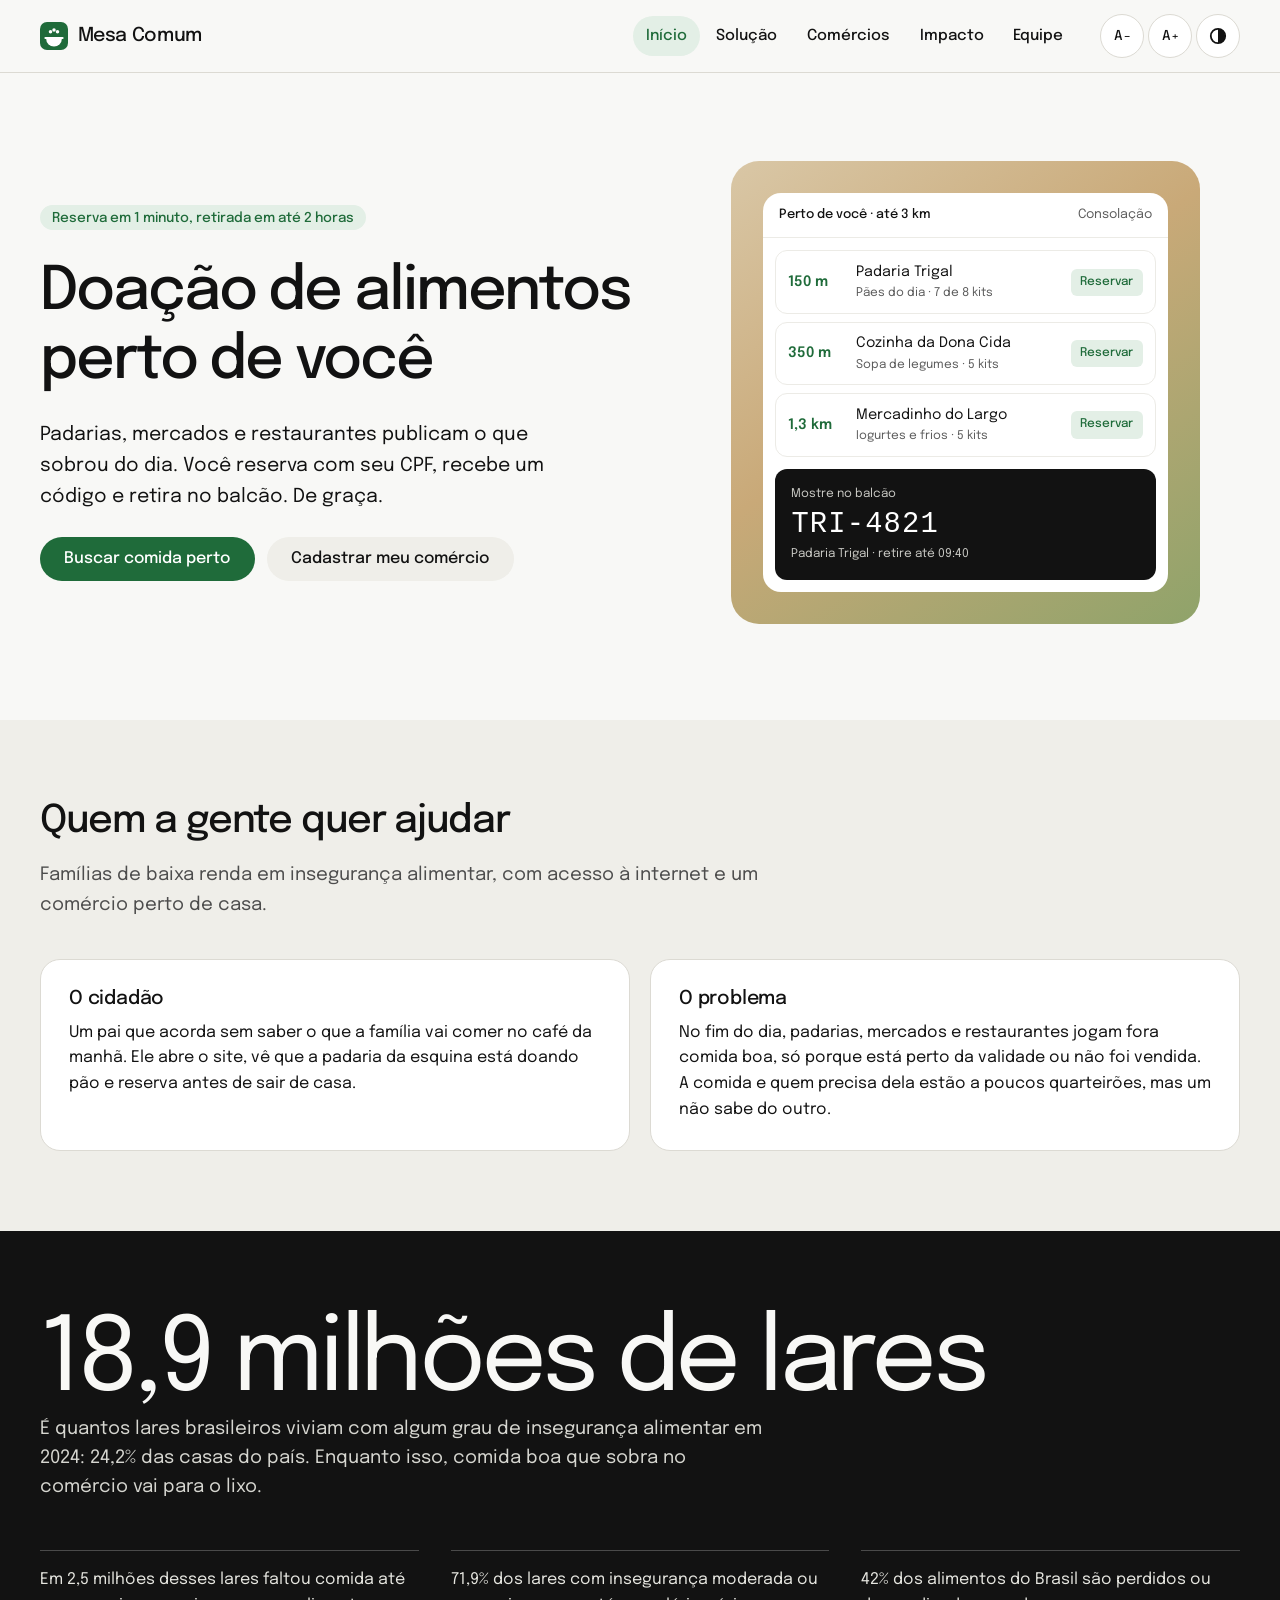
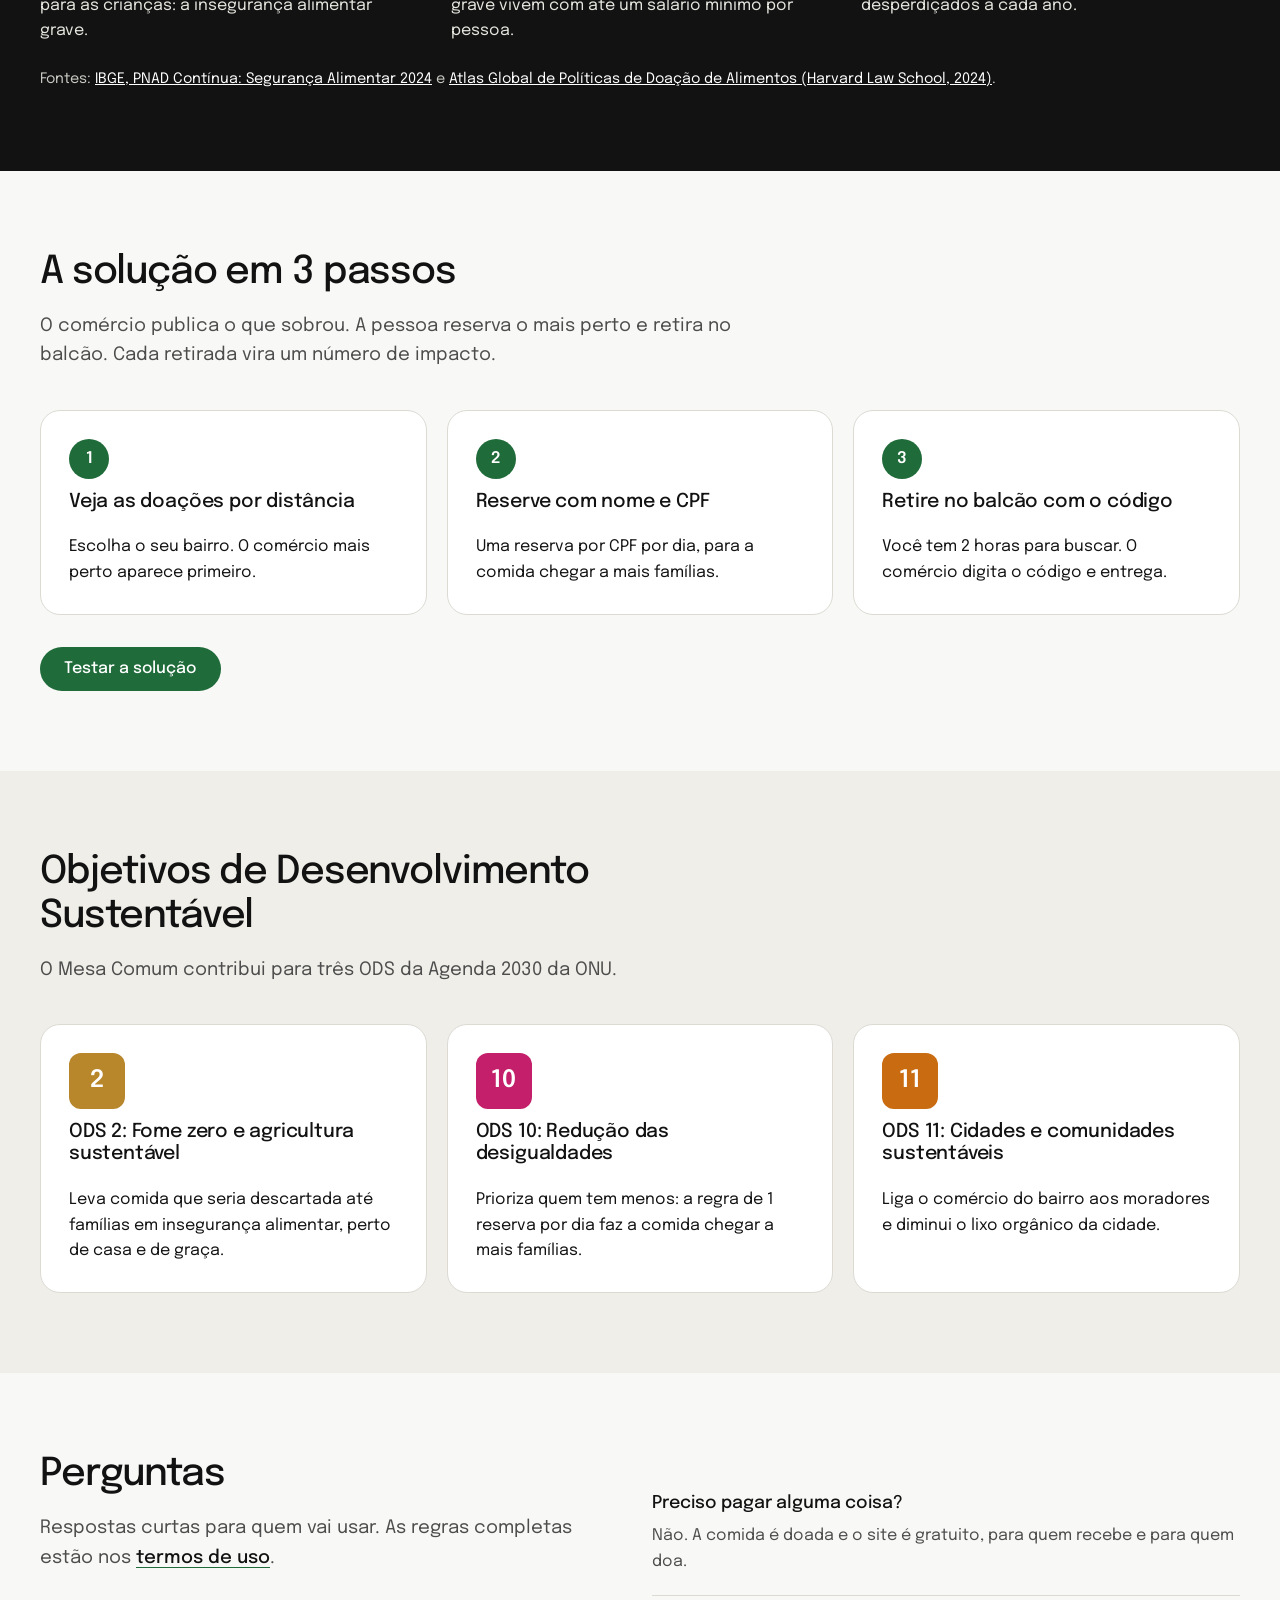
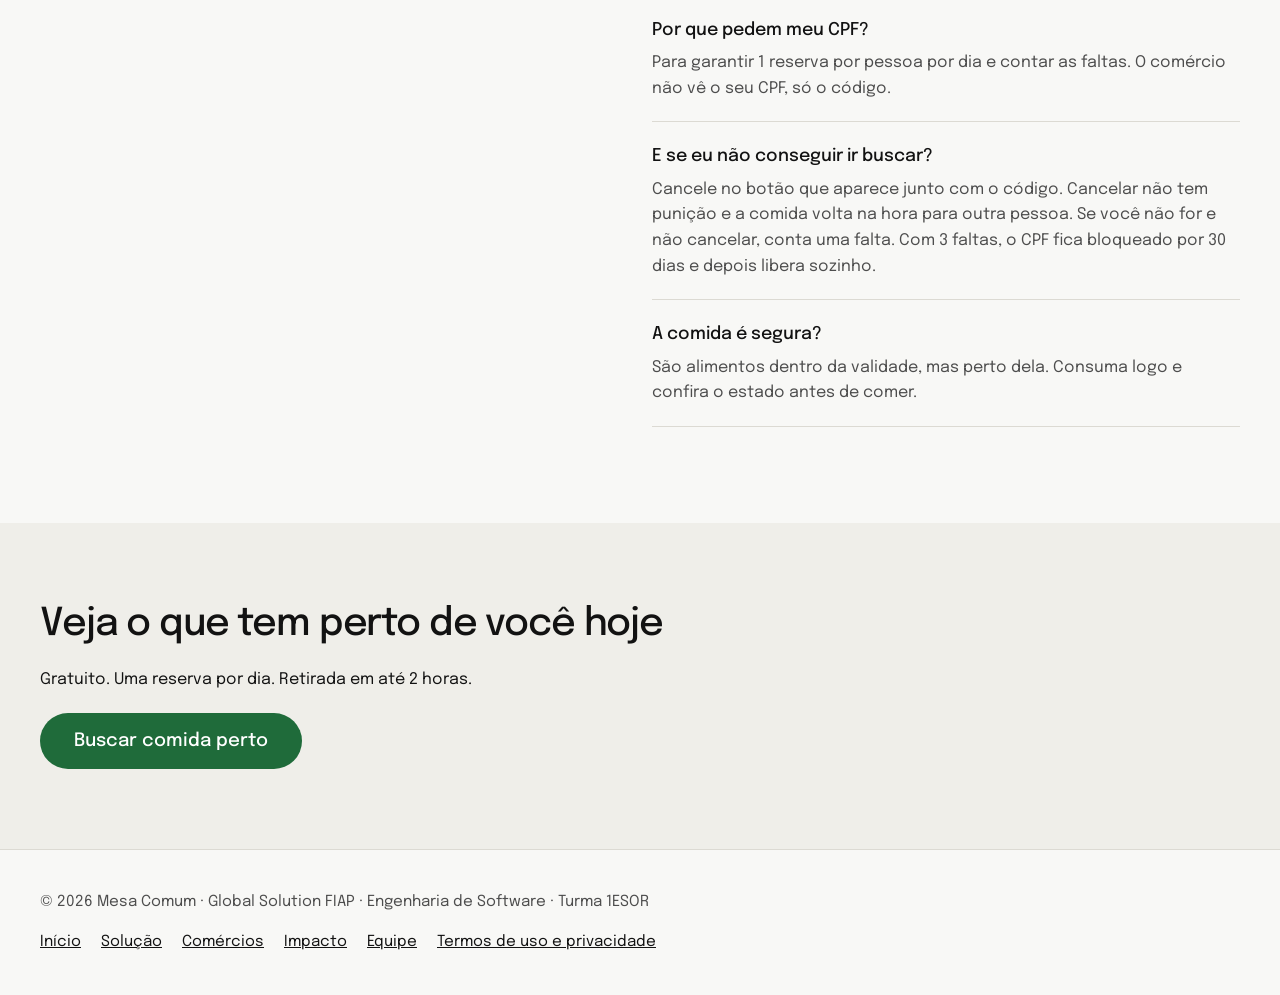
<file: index.html>
<!DOCTYPE html>
<html lang="pt-BR">
<head>
  <meta charset="UTF-8">
  <meta name="viewport" content="width=device-width, initial-scale=1.0">
  <title>Mesa Comum: doação de alimentos do comércio perto de você</title>
  <meta name="description" content="Padarias, mercados e restaurantes doam o que sobrou do dia. Você reserva com seu CPF e retira no balcão com um código.">
  <link rel="icon" href="img/logo.svg" type="image/svg+xml">
  <link rel="preconnect" href="https://fonts.googleapis.com">
  <link rel="preconnect" href="https://fonts.gstatic.com" crossorigin>
  <link href="https://fonts.googleapis.com/css2?family=Epilogue:wght@400;500;600&display=swap" rel="stylesheet">
  <link rel="stylesheet" href="css/estilo.css">
</head>
<body>

  <a class="pular-link" href="#conteudo">Pular para o conteúdo</a>

  <header class="topo">
    <div class="container topo__barra">
      <a class="logo" href="index.html">
        <img src="img/logo.svg" alt="" width="28" height="28">
        <span>Mesa Comum</span>
      </a>

      <nav class="menu" id="menu" aria-label="Menu principal">
        <ul>
          <li><a href="index.html" aria-current="page">Início</a></li>
          <li><a href="solucao.html">Solução</a></li>
          <li><a href="comercio.html">Comércios</a></li>
          <li><a href="impacto.html">Impacto</a></li>
          <li><a href="equipe.html">Equipe</a></li>
        </ul>
      </nav>

      <div class="acessibilidade" role="group" aria-label="Opções de acessibilidade">
        <button type="button" data-fonte="menor" aria-label="Diminuir o tamanho da fonte">A−</button>
        <button type="button" data-fonte="maior" aria-label="Aumentar o tamanho da fonte">A+</button>
        <button type="button" data-contraste aria-pressed="false" aria-label="Alto contraste"><svg class="icone" viewBox="0 0 20 20" width="18" height="18" aria-hidden="true" focusable="false"><circle cx="10" cy="10" r="8" fill="none" stroke="currentColor" stroke-width="2"/><path d="M10 2a8 8 0 0 1 0 16z" fill="currentColor"/></svg></button>
      </div>

      <button class="menu-botao" type="button" aria-expanded="false" aria-controls="menu" aria-label="Abrir menu">☰</button>
    </div>
  </header>

  <main id="conteudo">

    <!-- ========== APRESENTAÇÃO ========== -->
    <section class="hero" aria-labelledby="titulo-principal">
      <div class="container">
        <div class="hero__texto">
          <span class="etiqueta">Reserva em 1 minuto, retirada em até 2 horas</span>
          <h1 id="titulo-principal">Doação de alimentos perto de você</h1>
          <p>Padarias, mercados e restaurantes publicam o que sobrou do dia. Você reserva com seu CPF, recebe um código e retira no balcão. De graça.</p>
          <div class="botoes">
            <a class="botao botao--principal" href="solucao.html">Buscar comida perto</a>
            <a class="botao botao--secundario" href="comercio.html">Cadastrar meu comércio</a>
          </div>
        </div>

        <figure class="vitrine" aria-label="Exemplo da tela de busca: doações ordenadas pela distância e o código de uma reserva">
          <div class="tela" aria-hidden="true">
            <div class="tela__barra"><strong>Perto de você · até 3 km</strong><span>Consolação</span></div>
            <ul class="tela__lista">
              <li><span class="tela__distancia">150 m</span><span>Padaria Trigal<small>Pães do dia · 7 de 8 kits</small></span><span class="tela__acao">Reservar</span></li>
              <li><span class="tela__distancia">350 m</span><span>Cozinha da Dona Cida<small>Sopa de legumes · 5 kits</small></span><span class="tela__acao">Reservar</span></li>
              <li><span class="tela__distancia">1,3 km</span><span>Mercadinho do Largo<small>Iogurtes e frios · 5 kits</small></span><span class="tela__acao">Reservar</span></li>
            </ul>
            <div class="tela__codigo">
              <small>Mostre no balcão</small>
              <strong>TRI-4821</strong>
              <small>Padaria Trigal · retire até 09:40</small>
            </div>
          </div>
        </figure>
      </div>
    </section>

    <!-- ========== CIDADÃO E PROBLEMA ========== -->
    <section class="secao secao--cinza" aria-labelledby="titulo-cidadao">
      <div class="container">
        <div class="secao__cabeca">
          <h2 id="titulo-cidadao">Quem a gente quer ajudar</h2>
          <p>Famílias de baixa renda em insegurança alimentar, com acesso à internet e um comércio perto de casa.</p>
        </div>
        <div class="grade-2">
          <article class="cartao">
            <h3>O cidadão</h3>
            <p>Um pai que acorda sem saber o que a família vai comer no café da manhã. Ele abre o site, vê que a padaria da esquina está doando pão e reserva antes de sair de casa.</p>
          </article>
          <article class="cartao">
            <h3>O problema</h3>
            <p>No fim do dia, padarias, mercados e restaurantes jogam fora comida boa, só porque está perto da validade ou não foi vendida. A comida e quem precisa dela estão a poucos quarteirões, mas um não sabe do outro.</p>
          </article>
        </div>
      </div>
    </section>

    <!-- ========== O DADO REAL ========== -->
    <section class="secao secao--escura" aria-labelledby="titulo-dado">
      <div class="container">
        <h2 id="titulo-dado" class="numero-grande">18,9 milhões de lares</h2>
        <div class="secao__cabeca">
          <p>É quantos lares brasileiros viviam com algum grau de insegurança alimentar em 2024: 24,2% das casas do país. Enquanto isso, comida boa que sobra no comércio vai para o lixo.</p>
        </div>
        <div class="fatos">
          <p>Em 2,5 milhões desses lares faltou comida até para as crianças: a insegurança alimentar grave.</p>
          <p>71,9% dos lares com insegurança moderada ou grave vivem com até um salário mínimo por pessoa.</p>
          <p>42% dos alimentos do Brasil são perdidos ou desperdiçados a cada ano.</p>
        </div>
        <p class="fonte-dado">Fontes: <a href="https://agenciadenoticias.ibge.gov.br/pt/agencia-noticias/44728-mais-de-dois-milhoes-de-lares-saem-da-inseguranca-alimentar-em-2024.html" target="_blank" rel="noopener">IBGE, PNAD Contínua: Segurança Alimentar 2024</a> e <a href="https://atlas.foodbanking.org/wp-content/uploads/2024/02/Atlas_Brazil_2024_Policy-Recs_Portuguese.pdf" target="_blank" rel="noopener">Atlas Global de Políticas de Doação de Alimentos (Harvard Law School, 2024)</a>.</p>
      </div>
    </section>

    <!-- ========== A SOLUÇÃO ========== -->
    <section class="secao" id="como-funciona" aria-labelledby="titulo-solucao">
      <div class="container">
        <div class="secao__cabeca">
          <h2 id="titulo-solucao">A solução em 3 passos</h2>
          <p>O comércio publica o que sobrou. A pessoa reserva o mais perto e retira no balcão. Cada retirada vira um número de impacto.</p>
        </div>
        <ol class="grade-3 lista-sem-marcador">
          <li class="cartao passo">
            <span class="passo__numero" aria-hidden="true">1</span>
            <h3>Veja as doações por distância</h3>
            <p>Escolha o seu bairro. O comércio mais perto aparece primeiro.</p>
          </li>
          <li class="cartao passo">
            <span class="passo__numero" aria-hidden="true">2</span>
            <h3>Reserve com nome e CPF</h3>
            <p>Uma reserva por CPF por dia, para a comida chegar a mais famílias.</p>
          </li>
          <li class="cartao passo">
            <span class="passo__numero" aria-hidden="true">3</span>
            <h3>Retire no balcão com o código</h3>
            <p>Você tem 2 horas para buscar. O comércio digita o código e entrega.</p>
          </li>
        </ol>
        <div class="botoes espaco-acima">
          <a class="botao botao--principal" href="solucao.html">Testar a solução</a>
        </div>
      </div>
    </section>

    <!-- ========== ODS ========== -->
    <section class="secao secao--cinza" aria-labelledby="titulo-ods">
      <div class="container">
        <div class="secao__cabeca">
          <h2 id="titulo-ods">Objetivos de Desenvolvimento Sustentável</h2>
          <p>O Mesa Comum contribui para três ODS da Agenda 2030 da ONU.</p>
        </div>
        <div class="grade-3">
          <article class="cartao ods ods--2">
            <span class="ods__numero" aria-hidden="true">2</span>
            <h3>ODS 2: Fome zero e agricultura sustentável</h3>
            <p>Leva comida que seria descartada até famílias em insegurança alimentar, perto de casa e de graça.</p>
          </article>
          <article class="cartao ods ods--10">
            <span class="ods__numero" aria-hidden="true">10</span>
            <h3>ODS 10: Redução das desigualdades</h3>
            <p>Prioriza quem tem menos: a regra de 1 reserva por dia faz a comida chegar a mais famílias.</p>
          </article>
          <article class="cartao ods ods--11">
            <span class="ods__numero" aria-hidden="true">11</span>
            <h3>ODS 11: Cidades e comunidades sustentáveis</h3>
            <p>Liga o comércio do bairro aos moradores e diminui o lixo orgânico da cidade.</p>
          </article>
        </div>
      </div>
    </section>

    <!-- ========== PERGUNTAS ========== -->
    <section class="secao" aria-labelledby="titulo-perguntas">
      <div class="container duas-colunas">
        <div class="secao__cabeca">
          <h2 id="titulo-perguntas">Perguntas</h2>
          <p>Respostas curtas para quem vai usar. As regras completas estão nos <a class="link" href="termos.html">termos de uso</a>.</p>
        </div>
        <dl class="perguntas">
          <div>
            <dt>Preciso pagar alguma coisa?</dt>
            <dd>Não. A comida é doada e o site é gratuito, para quem recebe e para quem doa.</dd>
          </div>
          <div>
            <dt>Por que pedem meu CPF?</dt>
            <dd>Para garantir 1 reserva por pessoa por dia e contar as faltas. O comércio não vê o seu CPF, só o código.</dd>
          </div>
          <div>
            <dt>E se eu não conseguir ir buscar?</dt>
            <dd>Cancele no botão que aparece junto com o código. Cancelar não tem punição e a comida volta na hora para outra pessoa. Se você não for e não cancelar, conta uma falta. Com 3 faltas, o CPF fica bloqueado por 30 dias e depois libera sozinho.</dd>
          </div>
          <div>
            <dt>A comida é segura?</dt>
            <dd>São alimentos dentro da validade, mas perto dela. Consuma logo e confira o estado antes de comer.</dd>
          </div>
        </dl>
      </div>
    </section>

    <!-- ========== CHAMADA FINAL ========== -->
    <section class="secao secao--cinza" aria-labelledby="titulo-chamada">
      <div class="container chamada">
        <h2 id="titulo-chamada">Veja o que tem perto de você hoje</h2>
        <p>Gratuito. Uma reserva por dia. Retirada em até 2 horas.</p>
        <a class="botao botao--principal botao--grande" href="solucao.html">Buscar comida perto</a>
      </div>
    </section>

  </main>

  <footer class="rodape">
    <div class="container">
      <p>© 2026 Mesa Comum · Global Solution FIAP · Engenharia de Software · Turma 1ESOR</p>
      <ul>
        <li><a href="index.html">Início</a></li>
        <li><a href="solucao.html">Solução</a></li>
        <li><a href="comercio.html">Comércios</a></li>
        <li><a href="impacto.html">Impacto</a></li>
        <li><a href="equipe.html">Equipe</a></li>
        <li><a href="termos.html">Termos de uso e privacidade</a></li>
      </ul>
    </div>
  </footer>

  <script src="js/menu.js"></script>

</body>
</html>
</file>
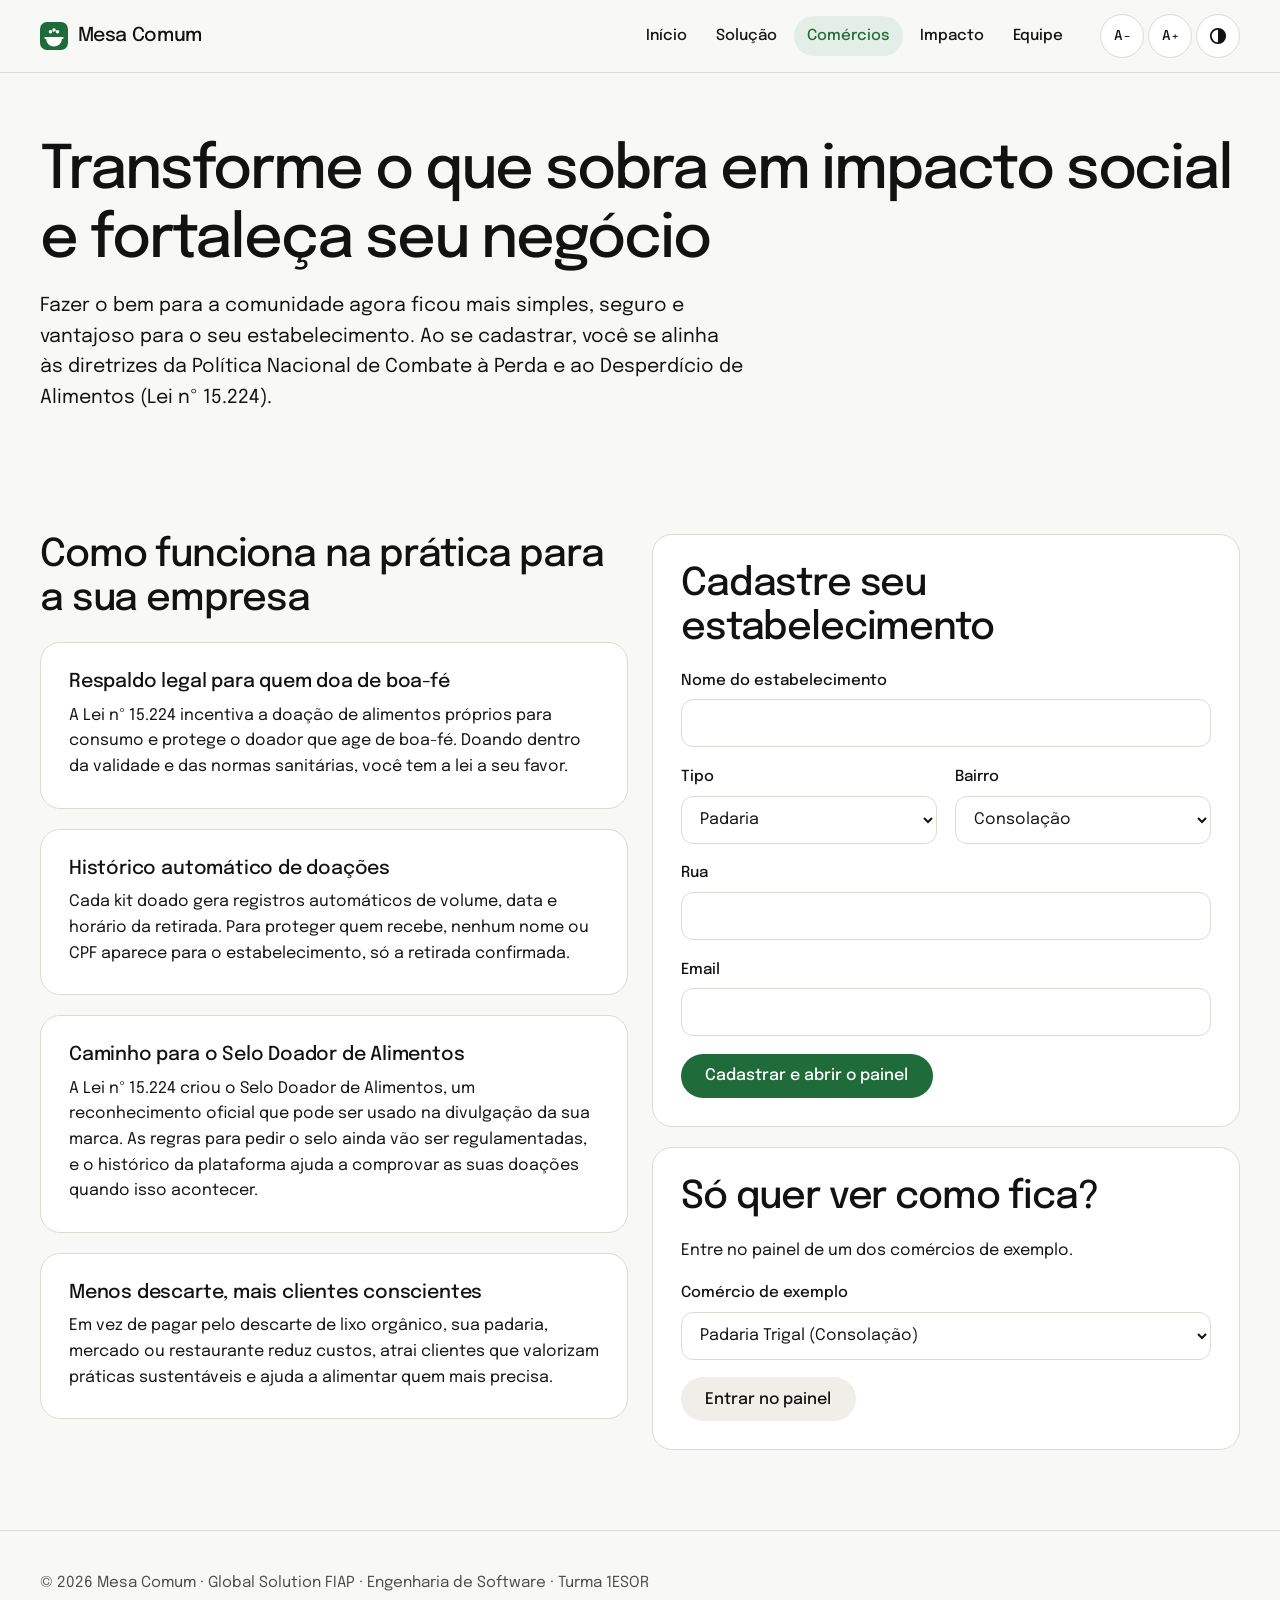
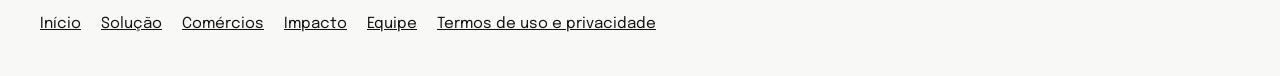
<file: comercio.html>
<!DOCTYPE html>
<html lang="pt-BR">
<head>
  <meta charset="UTF-8">
  <meta name="viewport" content="width=device-width, initial-scale=1.0">
  <title>Comércios: doe o que sobra · Mesa Comum</title>
  <meta name="description" content="Cadastre seu estabelecimento, publique doações e valide as retiradas no balcão.">
  <link rel="icon" href="img/logo.svg" type="image/svg+xml">
  <link rel="preconnect" href="https://fonts.googleapis.com">
  <link rel="preconnect" href="https://fonts.gstatic.com" crossorigin>
  <link href="https://fonts.googleapis.com/css2?family=Epilogue:wght@400;500;600&display=swap" rel="stylesheet">
  <link rel="stylesheet" href="css/estilo.css">
</head>
<body>

  <a class="pular-link" href="#conteudo">Pular para o conteúdo</a>

  <header class="topo">
    <div class="container topo__barra">
      <a class="logo" href="index.html">
        <img src="img/logo.svg" alt="" width="28" height="28">
        <span>Mesa Comum</span>
      </a>

      <nav class="menu" id="menu" aria-label="Menu principal">
        <ul>
          <li><a href="index.html">Início</a></li>
          <li><a href="solucao.html">Solução</a></li>
          <li><a href="comercio.html" aria-current="page">Comércios</a></li>
          <li><a href="impacto.html">Impacto</a></li>
          <li><a href="equipe.html">Equipe</a></li>
        </ul>
      </nav>

      <div class="acessibilidade" role="group" aria-label="Opções de acessibilidade">
        <button type="button" data-fonte="menor" aria-label="Diminuir o tamanho da fonte">A−</button>
        <button type="button" data-fonte="maior" aria-label="Aumentar o tamanho da fonte">A+</button>
        <button type="button" data-contraste aria-pressed="false" aria-label="Alto contraste"><svg class="icone" viewBox="0 0 20 20" width="18" height="18" aria-hidden="true" focusable="false"><circle cx="10" cy="10" r="8" fill="none" stroke="currentColor" stroke-width="2"/><path d="M10 2a8 8 0 0 1 0 16z" fill="currentColor"/></svg></button>
      </div>

      <button class="menu-botao" type="button" aria-expanded="false" aria-controls="menu" aria-label="Abrir menu">☰</button>
    </div>
  </header>

  <main id="conteudo">

    <!-- ===================== VISITANTE: texto + cadastro ===================== -->
    <div id="vista-entrada">
      <section class="pagina-topo" aria-labelledby="titulo-pagina">
        <div class="container">
          <h1 id="titulo-pagina">Transforme o que sobra em impacto social e fortaleça seu negócio</h1>
          <p>Fazer o bem para a comunidade agora ficou mais simples, seguro e vantajoso para o seu estabelecimento. Ao se cadastrar, você se alinha às diretrizes da Política Nacional de Combate à Perda e ao Desperdício de Alimentos (Lei nº 15.224).</p>
        </div>
      </section>

      <section class="secao" aria-labelledby="titulo-beneficios">
        <div class="container duas-colunas">
          <div class="pilha">
            <h2 id="titulo-beneficios">Como funciona na prática para a sua empresa</h2>
            <article class="cartao">
              <h3>Respaldo legal para quem doa de boa-fé</h3>
              <p>A Lei nº 15.224 incentiva a doação de alimentos próprios para consumo e protege o doador que age de boa-fé. Doando dentro da validade e das normas sanitárias, você tem a lei a seu favor.</p>
            </article>
            <article class="cartao">
              <h3>Histórico automático de doações</h3>
              <p>Cada kit doado gera registros automáticos de volume, data e horário da retirada. Para proteger quem recebe, nenhum nome ou CPF aparece para o estabelecimento, só a retirada confirmada.</p>
            </article>
            <article class="cartao">
              <h3>Caminho para o Selo Doador de Alimentos</h3>
              <p>A Lei nº 15.224 criou o Selo Doador de Alimentos, um reconhecimento oficial que pode ser usado na divulgação da sua marca. As regras para pedir o selo ainda vão ser regulamentadas, e o histórico da plataforma ajuda a comprovar as suas doações quando isso acontecer.</p>
            </article>
            <article class="cartao">
              <h3>Menos descarte, mais clientes conscientes</h3>
              <p>Em vez de pagar pelo descarte de lixo orgânico, sua padaria, mercado ou restaurante reduz custos, atrai clientes que valorizam práticas sustentáveis e ajuda a alimentar quem mais precisa.</p>
            </article>
          </div>

          <div class="pilha">
            <form class="cartao formulario" id="form-cadastro" novalidate>
              <h2>Cadastre seu estabelecimento</h2>
              <div class="campo">
                <label for="cad-nome">Nome do estabelecimento</label>
                <input id="cad-nome" autocomplete="organization" aria-describedby="cad-nome-erro" required>
                <p class="campo__erro oculto" id="cad-nome-erro"></p>
              </div>
              <div class="formulario__linha">
                <div class="campo">
                  <label for="cad-tipo">Tipo</label>
                  <select id="cad-tipo">
                    <option>Padaria</option>
                    <option>Mercado</option>
                    <option>Hortifruti</option>
                    <option>Restaurante</option>
                    <option>Lanchonete</option>
                    <option>Outro</option>
                  </select>
                </div>
                <div class="campo">
                  <label for="cad-bairro">Bairro</label>
                  <select id="cad-bairro"></select>
                </div>
              </div>
              <div class="campo">
                <label for="cad-rua">Rua</label>
                <input id="cad-rua" autocomplete="address-line1" aria-describedby="cad-rua-erro" required>
                <p class="campo__erro oculto" id="cad-rua-erro"></p>
              </div>
              <div class="campo">
                <label for="cad-email">Email</label>
                <input id="cad-email" type="email" autocomplete="email" aria-describedby="cad-email-erro" required>
                <p class="campo__erro oculto" id="cad-email-erro"></p>
              </div>
              <p class="mensagem mensagem--erro" id="cad-mensagem" role="alert"></p>
              <div class="botoes">
                <button class="botao botao--principal" type="submit">Cadastrar e abrir o painel</button>
              </div>
            </form>

            <form class="cartao formulario" id="form-exemplo">
              <h2>Só quer ver como fica?</h2>
              <p>Entre no painel de um dos comércios de exemplo.</p>
              <div class="campo">
                <label for="exemplo-comercio">Comércio de exemplo</label>
                <select id="exemplo-comercio"></select>
              </div>
              <div class="botoes">
                <button class="botao botao--secundario" type="submit">Entrar no painel</button>
              </div>
            </form>
          </div>
        </div>
      </section>
    </div>

    <!-- ===================== PAINEL DO COMÉRCIO ===================== -->
    <div id="vista-painel" class="oculto">
      <section class="pagina-topo" aria-labelledby="painel-nome">
        <div class="container">
          <p class="mensagem mensagem--sucesso" id="painel-boas-vindas" role="status"></p>
          <h1 id="painel-nome">Painel</h1>
          <p id="painel-endereco"></p>
          <div class="botoes">
            <button class="botao botao--secundario" type="button" id="botao-sair">Sair do painel</button>
          </div>
        </div>
      </section>

      <section class="container" aria-labelledby="titulo-numeros">
        <h2 id="titulo-numeros" class="so-leitor">Seus números</h2>
        <dl class="indicadores" id="painel-indicadores"></dl>
      </section>

      <section class="secao" aria-label="Validar retirada e publicar doação">
        <div class="container duas-colunas">
          <form class="cartao formulario" id="form-validar" novalidate>
            <h2>Validar retirada</h2>
            <p>Digite o código que a pessoa mostrar no balcão.</p>
            <div class="validar">
              <div class="campo">
                <label for="validar-codigo">Código da pessoa</label>
                <input id="validar-codigo" autocomplete="off" placeholder="TRI-4821" maxlength="8" required>
              </div>
              <button class="botao botao--principal" type="submit">Validar</button>
            </div>
            <p class="mensagem" id="validar-mensagem" role="status"></p>
          </form>

          <form class="cartao formulario" id="form-doacao" novalidate>
            <h2>Publicar doação de hoje</h2>
            <div class="campo">
              <label for="doacao-item">O que você vai doar</label>
              <input id="doacao-item" placeholder="Ex.: pães do dia, 6 por kit" aria-describedby="doacao-item-erro" required>
              <p class="campo__erro oculto" id="doacao-item-erro"></p>
            </div>
            <div class="formulario__linha">
              <div class="campo">
                <label for="doacao-qtd">Quantos kits</label>
                <input id="doacao-qtd" type="number" inputmode="numeric" min="1" max="100" value="5" aria-describedby="doacao-qtd-erro" required>
                <p class="campo__erro oculto" id="doacao-qtd-erro"></p>
              </div>
              <div class="campo">
                <label for="doacao-peso">Peso por kit (kg)</label>
                <input id="doacao-peso" type="number" inputmode="decimal" min="0.1" step="0.1" value="0.5" aria-describedby="doacao-peso-erro" required>
                <p class="campo__erro oculto" id="doacao-peso-erro"></p>
              </div>
            </div>
            <div class="campo">
              <label for="doacao-ate">Retirada até (hoje)</label>
              <input id="doacao-ate" type="time" value="20:00" aria-describedby="doacao-ate-erro" required>
              <p class="campo__erro oculto" id="doacao-ate-erro"></p>
            </div>
            <p class="mensagem" id="doacao-mensagem" role="status"></p>
            <div class="botoes">
              <button class="botao botao--principal" type="submit">Publicar doação</button>
            </div>
          </form>
        </div>
      </section>

      <section class="secao secao--cinza" aria-labelledby="titulo-suas-doacoes">
        <div class="container">
          <div class="cartao">
            <h2 id="titulo-suas-doacoes">Suas doações</h2>
            <p class="campo__ajuda espaco-acima-pequeno">Se a pessoa não vier em 2 horas, o kit volta a ficar disponível sozinho.</p>
            <div class="tabela-rolagem espaco-acima-pequeno">
              <table id="tabela-doacoes"></table>
            </div>
          </div>
        </div>
      </section>

      <section class="secao" aria-label="Selo e histórico">
        <div class="container duas-colunas">
          <div class="cartao pilha">
            <h2>Selo Apoiador</h2>
            <div class="selo" id="painel-selo"></div>
          </div>
          <div class="cartao">
            <h2>Histórico de retiradas</h2>
            <p class="campo__ajuda espaco-acima-pequeno">Sem nome ou CPF de quem retirou.</p>
            <div class="tabela-rolagem espaco-acima-pequeno">
              <table id="tabela-historico"></table>
            </div>
          </div>
        </div>
      </section>
    </div>

  </main>

  <footer class="rodape">
    <div class="container">
      <p>© 2026 Mesa Comum · Global Solution FIAP · Engenharia de Software · Turma 1ESOR</p>
      <ul>
        <li><a href="index.html">Início</a></li>
        <li><a href="solucao.html">Solução</a></li>
        <li><a href="comercio.html">Comércios</a></li>
        <li><a href="impacto.html">Impacto</a></li>
        <li><a href="equipe.html">Equipe</a></li>
        <li><a href="termos.html">Termos de uso e privacidade</a></li>
      </ul>
    </div>
  </footer>

  <script src="js/menu.js"></script>
  <script src="js/dados.js"></script>
  <script src="js/comercio.js"></script>
</body>
</html>
</file>
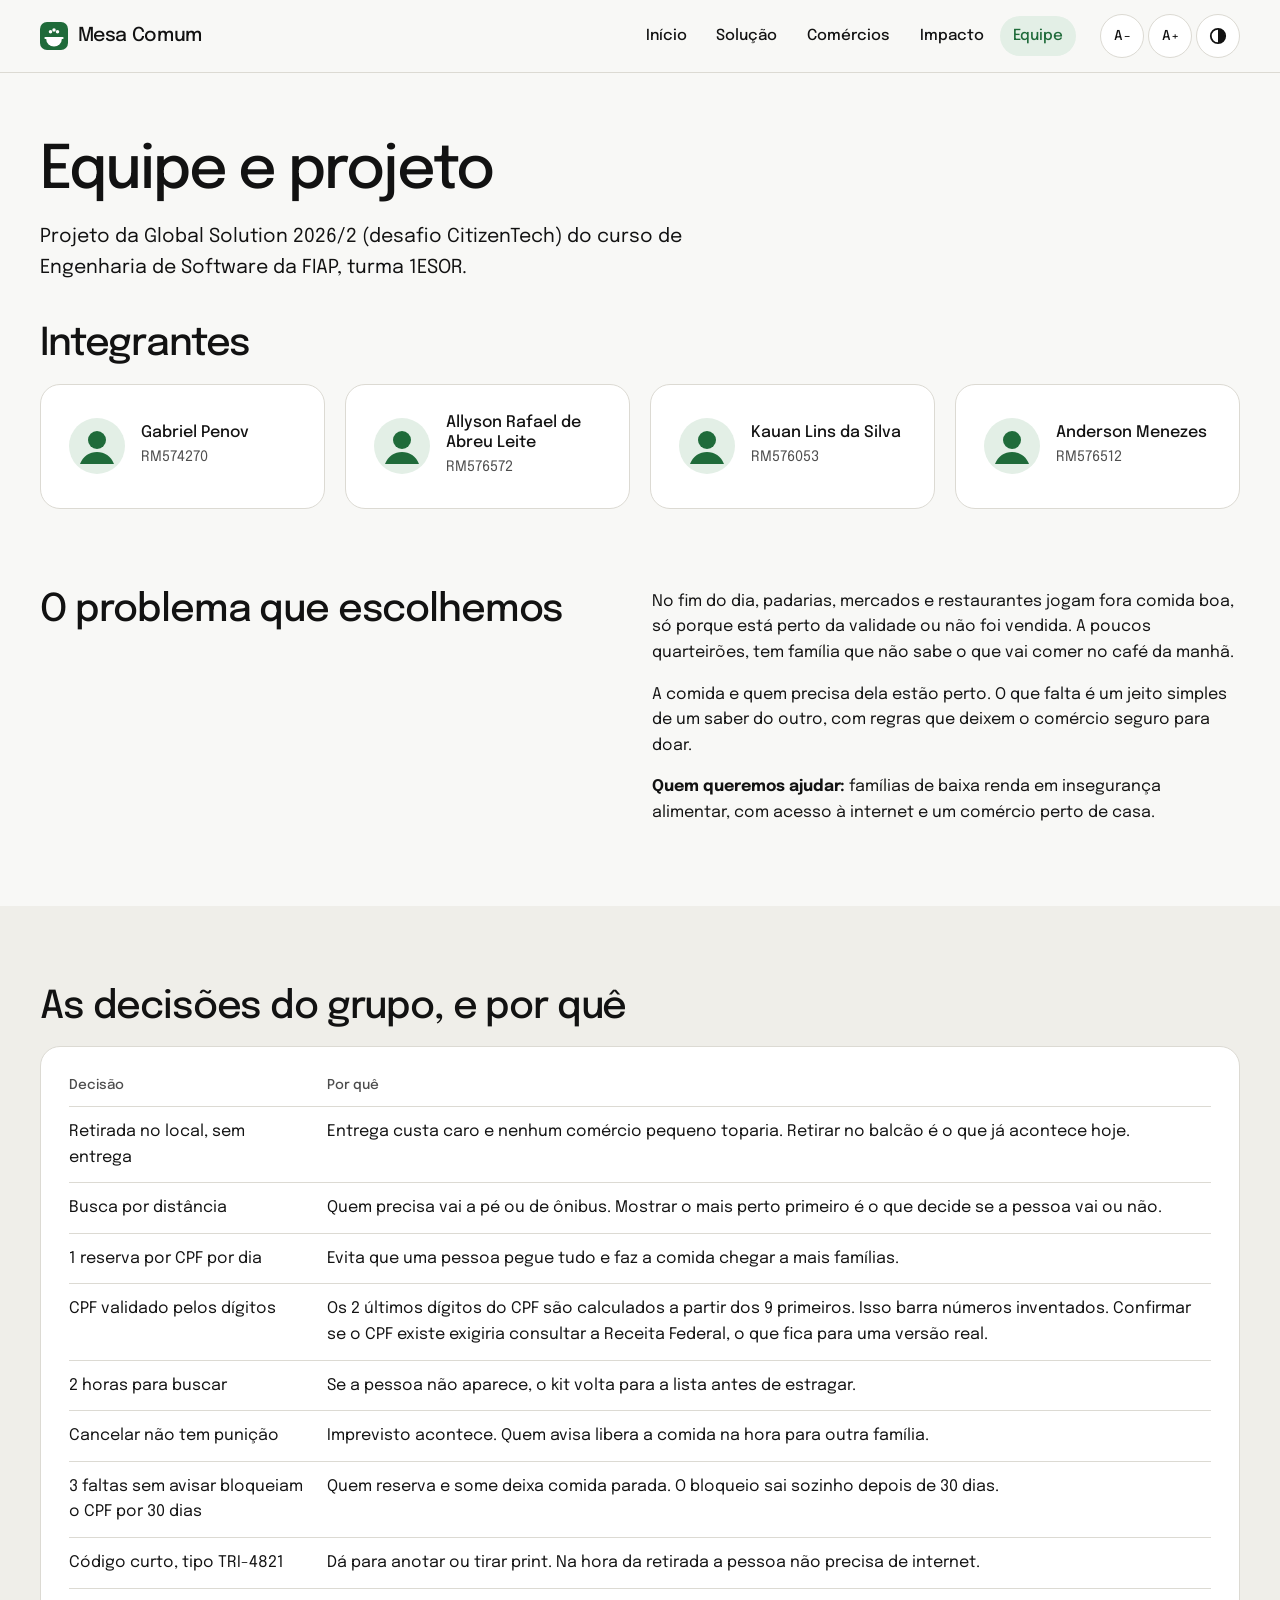
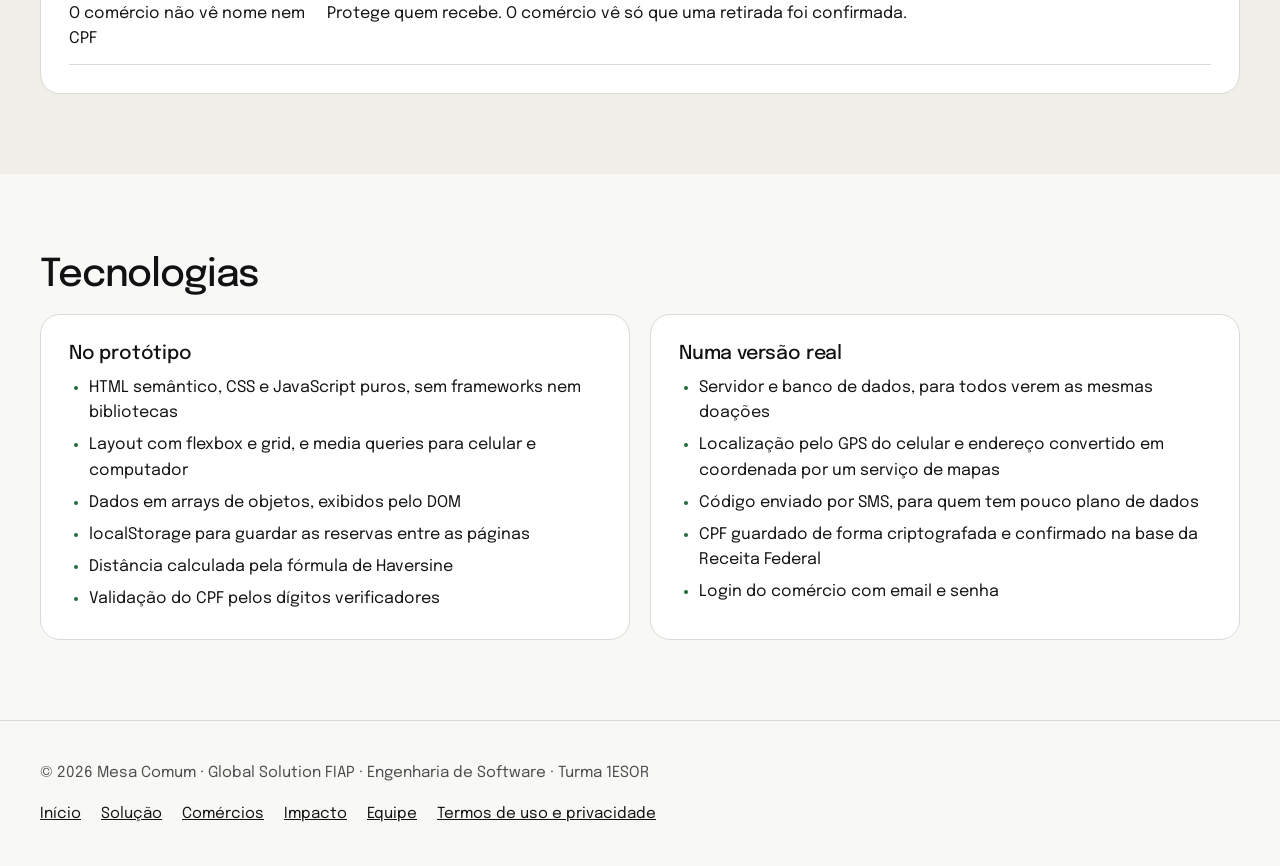
<file: equipe.html>
<!DOCTYPE html>
<html lang="pt-BR">
<head>
  <meta charset="UTF-8">
  <meta name="viewport" content="width=device-width, initial-scale=1.0">
  <title>Equipe e projeto · Mesa Comum</title>
  <meta name="description" content="Quem fez o Mesa Comum, as decisões do projeto e as tecnologias usadas.">
  <link rel="icon" href="img/logo.svg" type="image/svg+xml">
  <link rel="preconnect" href="https://fonts.googleapis.com">
  <link rel="preconnect" href="https://fonts.gstatic.com" crossorigin>
  <link href="https://fonts.googleapis.com/css2?family=Epilogue:wght@400;500;600&display=swap" rel="stylesheet">
  <link rel="stylesheet" href="css/estilo.css">
</head>
<body>

  <a class="pular-link" href="#conteudo">Pular para o conteúdo</a>

  <header class="topo">
    <div class="container topo__barra">
      <a class="logo" href="index.html">
        <img src="img/logo.svg" alt="" width="28" height="28">
        <span>Mesa Comum</span>
      </a>

      <nav class="menu" id="menu" aria-label="Menu principal">
        <ul>
          <li><a href="index.html">Início</a></li>
          <li><a href="solucao.html">Solução</a></li>
          <li><a href="comercio.html">Comércios</a></li>
          <li><a href="impacto.html">Impacto</a></li>
          <li><a href="equipe.html" aria-current="page">Equipe</a></li>
        </ul>
      </nav>

      <div class="acessibilidade" role="group" aria-label="Opções de acessibilidade">
        <button type="button" data-fonte="menor" aria-label="Diminuir o tamanho da fonte">A−</button>
        <button type="button" data-fonte="maior" aria-label="Aumentar o tamanho da fonte">A+</button>
        <button type="button" data-contraste aria-pressed="false" aria-label="Alto contraste"><svg class="icone" viewBox="0 0 20 20" width="18" height="18" aria-hidden="true" focusable="false"><circle cx="10" cy="10" r="8" fill="none" stroke="currentColor" stroke-width="2"/><path d="M10 2a8 8 0 0 1 0 16z" fill="currentColor"/></svg></button>
      </div>

      <button class="menu-botao" type="button" aria-expanded="false" aria-controls="menu" aria-label="Abrir menu">☰</button>
    </div>
  </header>

  <main id="conteudo">

    <section class="pagina-topo" aria-labelledby="titulo-pagina">
      <div class="container">
        <h1 id="titulo-pagina">Equipe e projeto</h1>
        <p>Projeto da Global Solution 2026/2 (desafio CitizenTech) do curso de Engenharia de Software da FIAP, turma 1ESOR.</p>
      </div>
    </section>

    <section class="container" aria-labelledby="titulo-equipe">
      <h2 id="titulo-equipe">Integrantes</h2>
      <ul class="grade-4 lista-sem-marcador espaco-acima-pequeno">
        <li class="cartao integrante">
          <img src="img/integrante.svg" alt="" width="56" height="56">
          <div><strong>Gabriel Penov</strong><span>RM574270</span></div>
        </li>
        <li class="cartao integrante">
          <img src="img/integrante.svg" alt="" width="56" height="56">
          <div><strong>Allyson Rafael de Abreu Leite</strong><span>RM576572</span></div>
        </li>
        <li class="cartao integrante">
          <img src="img/integrante.svg" alt="" width="56" height="56">
          <div><strong>Kauan Lins da Silva</strong><span>RM576053</span></div>
        </li>
        <li class="cartao integrante">
          <img src="img/integrante.svg" alt="" width="56" height="56">
          <div><strong>Anderson Menezes</strong><span>RM576512</span></div>
        </li>
      </ul>
    </section>

    <section class="secao" aria-labelledby="titulo-problema">
      <div class="container duas-colunas">
        <h2 id="titulo-problema">O problema que escolhemos</h2>
        <div class="texto-longo">
          <p>No fim do dia, padarias, mercados e restaurantes jogam fora comida boa, só porque está perto da validade ou não foi vendida. A poucos quarteirões, tem família que não sabe o que vai comer no café da manhã.</p>
          <p>A comida e quem precisa dela estão perto. O que falta é um jeito simples de um saber do outro, com regras que deixem o comércio seguro para doar.</p>
          <p><strong>Quem queremos ajudar:</strong> famílias de baixa renda em insegurança alimentar, com acesso à internet e um comércio perto de casa.</p>
        </div>
      </div>
    </section>

    <section class="secao secao--cinza" aria-labelledby="titulo-decisoes">
      <div class="container">
        <h2 id="titulo-decisoes">As decisões do grupo, e por quê</h2>
        <div class="cartao tabela-rolagem espaco-acima-pequeno">
          <table>
            <thead><tr><th scope="col">Decisão</th><th scope="col">Por quê</th></tr></thead>
            <tbody>
              <tr><td>Retirada no local, sem entrega</td><td>Entrega custa caro e nenhum comércio pequeno toparia. Retirar no balcão é o que já acontece hoje.</td></tr>
              <tr><td>Busca por distância</td><td>Quem precisa vai a pé ou de ônibus. Mostrar o mais perto primeiro é o que decide se a pessoa vai ou não.</td></tr>
              <tr><td>1 reserva por CPF por dia</td><td>Evita que uma pessoa pegue tudo e faz a comida chegar a mais famílias.</td></tr>
              <tr><td>CPF validado pelos dígitos</td><td>Os 2 últimos dígitos do CPF são calculados a partir dos 9 primeiros. Isso barra números inventados. Confirmar se o CPF existe exigiria consultar a Receita Federal, o que fica para uma versão real.</td></tr>
              <tr><td>2 horas para buscar</td><td>Se a pessoa não aparece, o kit volta para a lista antes de estragar.</td></tr>
              <tr><td>Cancelar não tem punição</td><td>Imprevisto acontece. Quem avisa libera a comida na hora para outra família.</td></tr>
              <tr><td>3 faltas sem avisar bloqueiam o CPF por 30 dias</td><td>Quem reserva e some deixa comida parada. O bloqueio sai sozinho depois de 30 dias.</td></tr>
              <tr><td>Código curto, tipo TRI-4821</td><td>Dá para anotar ou tirar print. Na hora da retirada a pessoa não precisa de internet.</td></tr>
              <tr><td>O comércio não vê nome nem CPF</td><td>Protege quem recebe. O comércio vê só que uma retirada foi confirmada.</td></tr>
            </tbody>
          </table>
        </div>
      </div>
    </section>

    <section class="secao" aria-labelledby="titulo-tecnologias">
      <div class="container">
        <h2 id="titulo-tecnologias">Tecnologias</h2>
        <div class="grade-2 espaco-acima-pequeno">
          <article class="cartao">
            <h3>No protótipo</h3>
            <ul class="lista-simples">
              <li>HTML semântico, CSS e JavaScript puros, sem frameworks nem bibliotecas</li>
              <li>Layout com flexbox e grid, e media queries para celular e computador</li>
              <li>Dados em arrays de objetos, exibidos pelo DOM</li>
              <li>localStorage para guardar as reservas entre as páginas</li>
              <li>Distância calculada pela fórmula de Haversine</li>
              <li>Validação do CPF pelos dígitos verificadores</li>
            </ul>
          </article>
          <article class="cartao">
            <h3>Numa versão real</h3>
            <ul class="lista-simples">
              <li>Servidor e banco de dados, para todos verem as mesmas doações</li>
              <li>Localização pelo GPS do celular e endereço convertido em coordenada por um serviço de mapas</li>
              <li>Código enviado por SMS, para quem tem pouco plano de dados</li>
              <li>CPF guardado de forma criptografada e confirmado na base da Receita Federal</li>
              <li>Login do comércio com email e senha</li>
            </ul>
          </article>
        </div>
      </div>
    </section>

  </main>

  <footer class="rodape">
    <div class="container">
      <p>© 2026 Mesa Comum · Global Solution FIAP · Engenharia de Software · Turma 1ESOR</p>
      <ul>
        <li><a href="index.html">Início</a></li>
        <li><a href="solucao.html">Solução</a></li>
        <li><a href="comercio.html">Comércios</a></li>
        <li><a href="impacto.html">Impacto</a></li>
        <li><a href="equipe.html">Equipe</a></li>
        <li><a href="termos.html">Termos de uso e privacidade</a></li>
      </ul>
    </div>
  </footer>

  <script src="js/menu.js"></script>

</body>
</html>
</file>
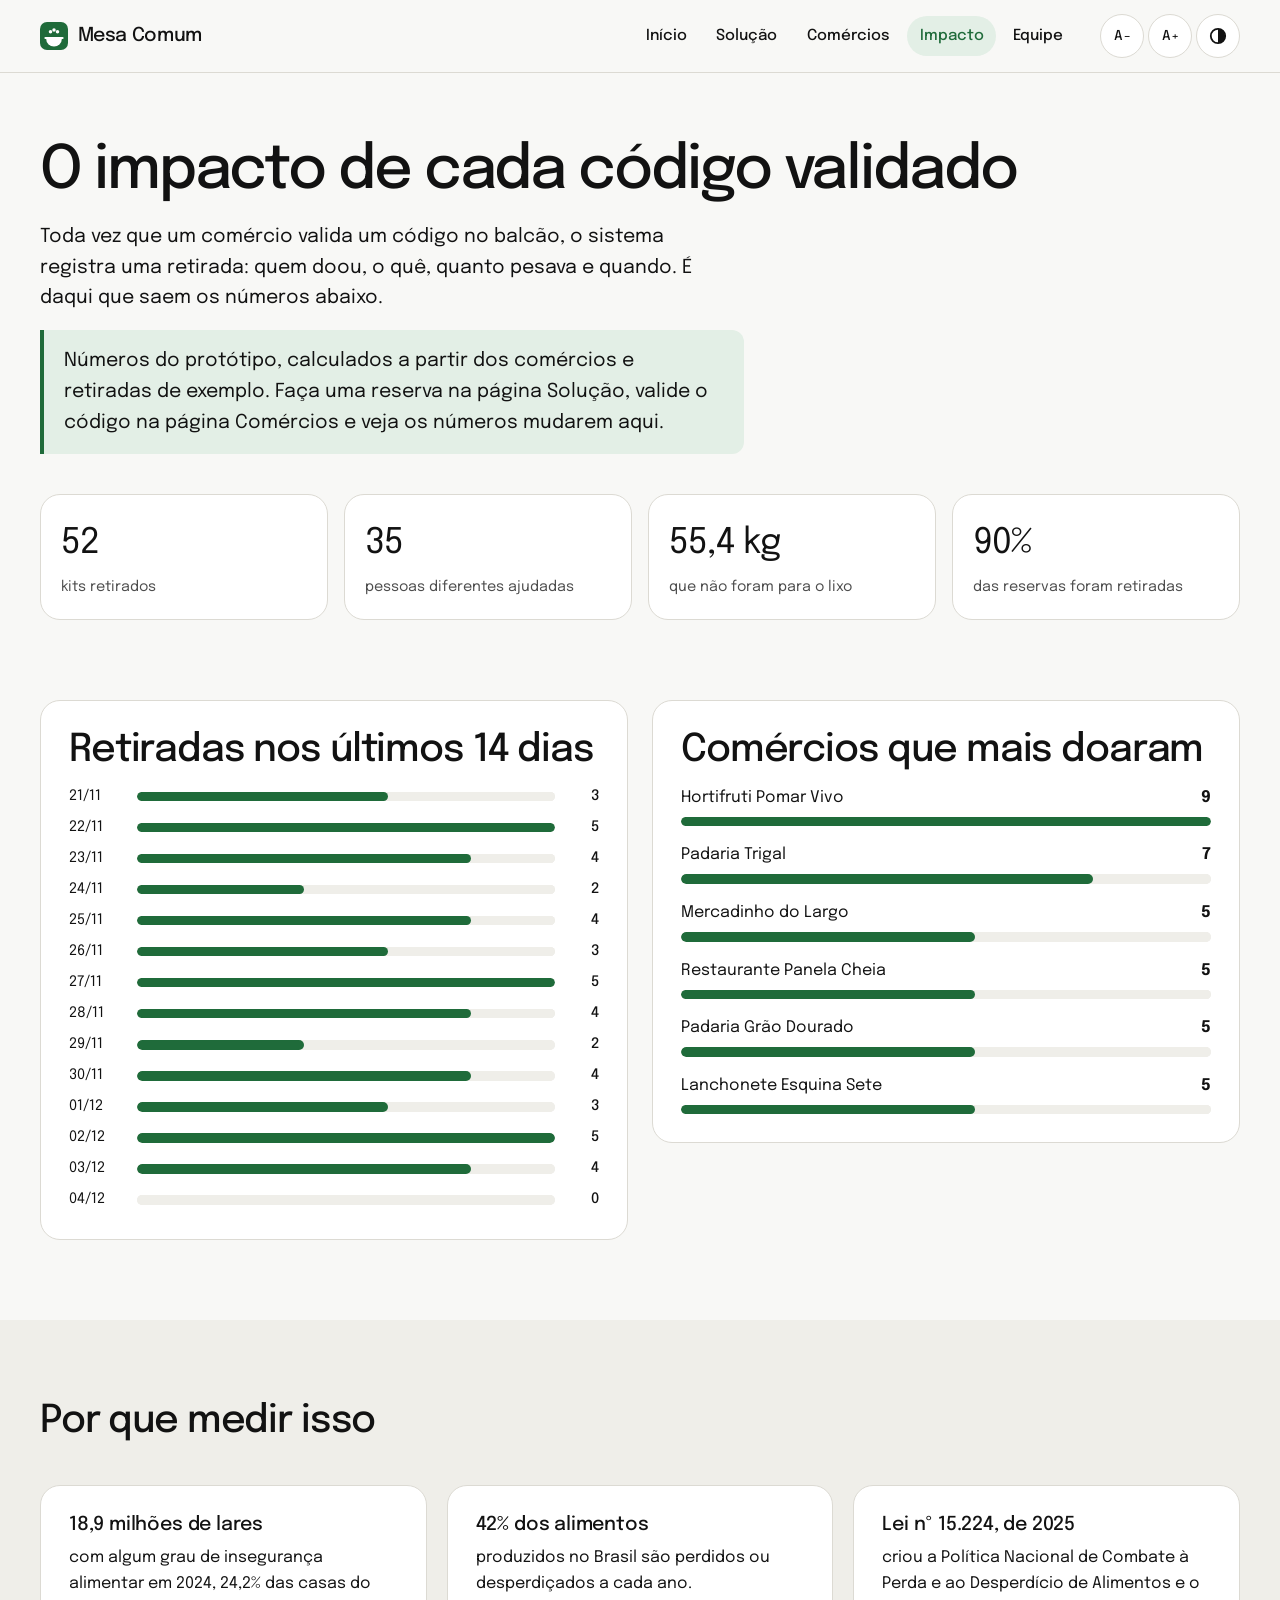
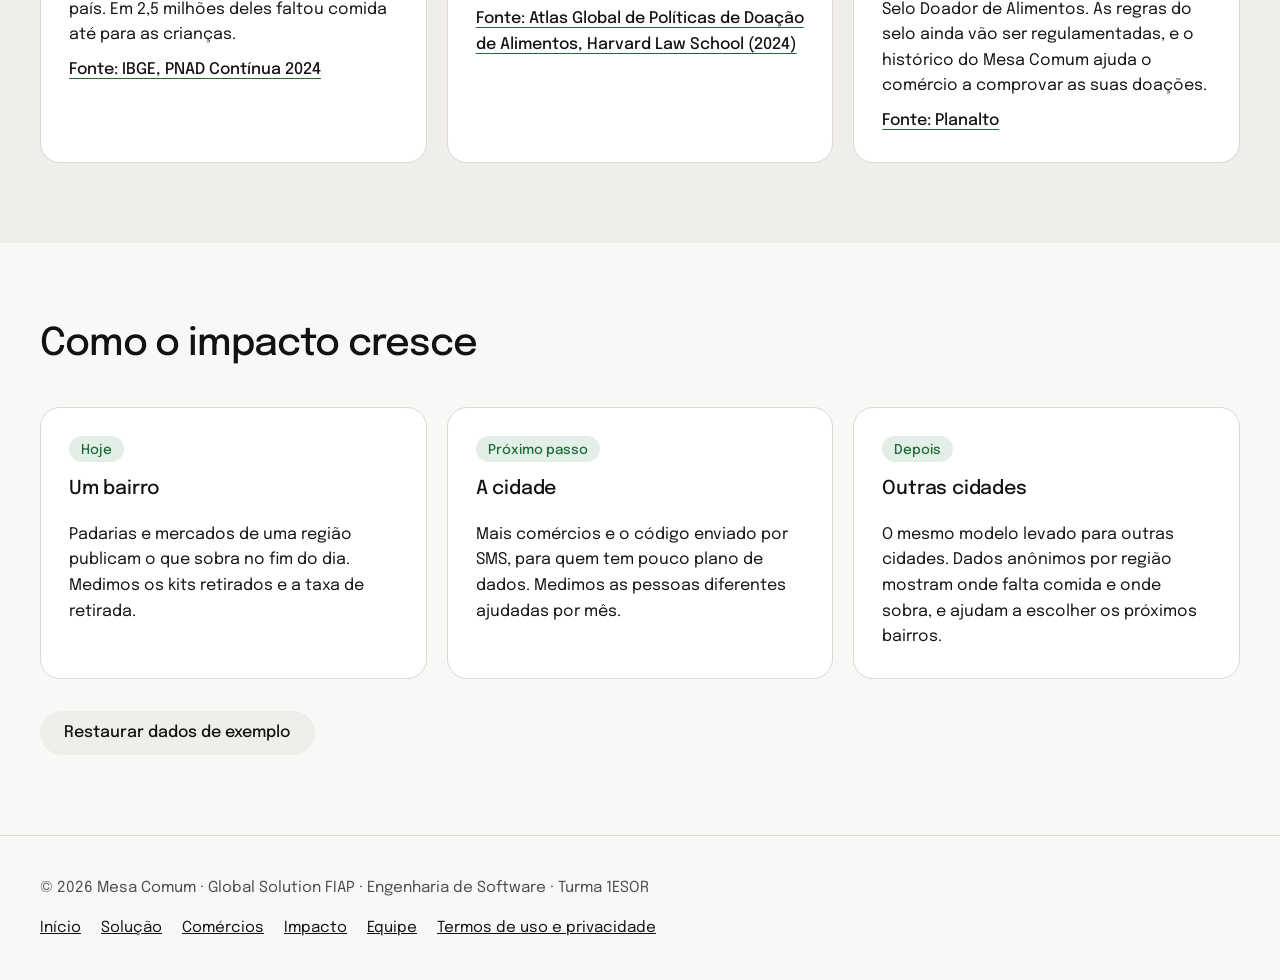
<file: impacto.html>
<!DOCTYPE html>
<html lang="pt-BR">
<head>
  <meta charset="UTF-8">
  <meta name="viewport" content="width=device-width, initial-scale=1.0">
  <title>Impacto · Mesa Comum</title>
  <meta name="description" content="Quantas pessoas foram ajudadas, quantos quilos não foram para o lixo e quais comércios mais doaram.">
  <link rel="icon" href="img/logo.svg" type="image/svg+xml">
  <link rel="preconnect" href="https://fonts.googleapis.com">
  <link rel="preconnect" href="https://fonts.gstatic.com" crossorigin>
  <link href="https://fonts.googleapis.com/css2?family=Epilogue:wght@400;500;600&display=swap" rel="stylesheet">
  <link rel="stylesheet" href="css/estilo.css">
</head>
<body>

  <a class="pular-link" href="#conteudo">Pular para o conteúdo</a>

  <header class="topo">
    <div class="container topo__barra">
      <a class="logo" href="index.html">
        <img src="img/logo.svg" alt="" width="28" height="28">
        <span>Mesa Comum</span>
      </a>

      <nav class="menu" id="menu" aria-label="Menu principal">
        <ul>
          <li><a href="index.html">Início</a></li>
          <li><a href="solucao.html">Solução</a></li>
          <li><a href="comercio.html">Comércios</a></li>
          <li><a href="impacto.html" aria-current="page">Impacto</a></li>
          <li><a href="equipe.html">Equipe</a></li>
        </ul>
      </nav>

      <div class="acessibilidade" role="group" aria-label="Opções de acessibilidade">
        <button type="button" data-fonte="menor" aria-label="Diminuir o tamanho da fonte">A−</button>
        <button type="button" data-fonte="maior" aria-label="Aumentar o tamanho da fonte">A+</button>
        <button type="button" data-contraste aria-pressed="false" aria-label="Alto contraste"><svg class="icone" viewBox="0 0 20 20" width="18" height="18" aria-hidden="true" focusable="false"><circle cx="10" cy="10" r="8" fill="none" stroke="currentColor" stroke-width="2"/><path d="M10 2a8 8 0 0 1 0 16z" fill="currentColor"/></svg></button>
      </div>

      <button class="menu-botao" type="button" aria-expanded="false" aria-controls="menu" aria-label="Abrir menu">☰</button>
    </div>
  </header>

  <main id="conteudo">

    <section class="pagina-topo" aria-labelledby="titulo-pagina">
      <div class="container">
        <h1 id="titulo-pagina">O impacto de cada código validado</h1>
        <p>Toda vez que um comércio valida um código no balcão, o sistema registra uma retirada: quem doou, o quê, quanto pesava e quando. É daqui que saem os números abaixo.</p>
        <p class="aviso-prototipo">Números do protótipo, calculados a partir dos comércios e retiradas de exemplo. Faça uma reserva na página Solução, valide o código na página Comércios e veja os números mudarem aqui.</p>
      </div>
    </section>

    <section class="container" aria-labelledby="titulo-numeros">
      <h2 id="titulo-numeros" class="so-leitor">Números gerais</h2>
      <dl class="indicadores" id="impacto-indicadores"></dl>
    </section>

    <section class="secao" aria-label="Gráficos">
      <div class="container duas-colunas">
        <div class="cartao pilha">
          <h2>Retiradas nos últimos 14 dias</h2>
          <ul class="grafico" id="impacto-grafico"></ul>
        </div>
        <div class="cartao pilha">
          <h2>Comércios que mais doaram</h2>
          <ol class="ranking" id="impacto-ranking"></ol>
        </div>
      </div>
    </section>

    <section class="secao secao--cinza" aria-labelledby="titulo-contexto">
      <div class="container">
        <div class="secao__cabeca">
          <h2 id="titulo-contexto">Por que medir isso</h2>
        </div>
        <div class="grade-3">
          <article class="cartao">
            <h3>18,9 milhões de lares</h3>
            <p>com algum grau de insegurança alimentar em 2024, 24,2% das casas do país. Em 2,5 milhões deles faltou comida até para as crianças.</p>
            <p><a class="link" href="https://agenciadenoticias.ibge.gov.br/pt/agencia-noticias/44728-mais-de-dois-milhoes-de-lares-saem-da-inseguranca-alimentar-em-2024.html" target="_blank" rel="noopener">Fonte: IBGE, PNAD Contínua 2024</a></p>
          </article>
          <article class="cartao">
            <h3>42% dos alimentos</h3>
            <p>produzidos no Brasil são perdidos ou desperdiçados a cada ano.</p>
            <p><a class="link" href="https://atlas.foodbanking.org/wp-content/uploads/2024/02/Atlas_Brazil_2024_Policy-Recs_Portuguese.pdf" target="_blank" rel="noopener">Fonte: Atlas Global de Políticas de Doação de Alimentos, Harvard Law School (2024)</a></p>
          </article>
          <article class="cartao">
            <h3>Lei nº 15.224, de 2025</h3>
            <p>criou a Política Nacional de Combate à Perda e ao Desperdício de Alimentos e o Selo Doador de Alimentos. As regras do selo ainda vão ser regulamentadas, e o histórico do Mesa Comum ajuda o comércio a comprovar as suas doações.</p>
            <p><a class="link" href="https://www.planalto.gov.br/ccivil_03/_ato2023-2026/2025/lei/l15224.htm" target="_blank" rel="noopener">Fonte: Planalto</a></p>
          </article>
        </div>
      </div>
    </section>

    <section class="secao" aria-labelledby="titulo-escala">
      <div class="container">
        <div class="secao__cabeca">
          <h2 id="titulo-escala">Como o impacto cresce</h2>
        </div>
        <ol class="grade-3 lista-sem-marcador">
          <li class="cartao pilha">
            <span class="etiqueta">Hoje</span>
            <h3>Um bairro</h3>
            <p>Padarias e mercados de uma região publicam o que sobra no fim do dia. Medimos os kits retirados e a taxa de retirada.</p>
          </li>
          <li class="cartao pilha">
            <span class="etiqueta">Próximo passo</span>
            <h3>A cidade</h3>
            <p>Mais comércios e o código enviado por SMS, para quem tem pouco plano de dados. Medimos as pessoas diferentes ajudadas por mês.</p>
          </li>
          <li class="cartao pilha">
            <span class="etiqueta">Depois</span>
            <h3>Outras cidades</h3>
            <p>O mesmo modelo levado para outras cidades. Dados anônimos por região mostram onde falta comida e onde sobra, e ajudam a escolher os próximos bairros.</p>
          </li>
        </ol>
        <div class="botoes espaco-acima">
          <button class="botao botao--secundario" type="button" id="botao-restaurar">Restaurar dados de exemplo</button>
        </div>
        <p class="mensagem mensagem--sucesso espaco-acima-pequeno" id="restaurar-mensagem" role="status"></p>
      </div>
    </section>

  </main>

  <footer class="rodape">
    <div class="container">
      <p>© 2026 Mesa Comum · Global Solution FIAP · Engenharia de Software · Turma 1ESOR</p>
      <ul>
        <li><a href="index.html">Início</a></li>
        <li><a href="solucao.html">Solução</a></li>
        <li><a href="comercio.html">Comércios</a></li>
        <li><a href="impacto.html">Impacto</a></li>
        <li><a href="equipe.html">Equipe</a></li>
        <li><a href="termos.html">Termos de uso e privacidade</a></li>
      </ul>
    </div>
  </footer>

  <script src="js/menu.js"></script>
  <script src="js/dados.js"></script>
  <script src="js/impacto.js"></script>
</body>
</html>
</file>
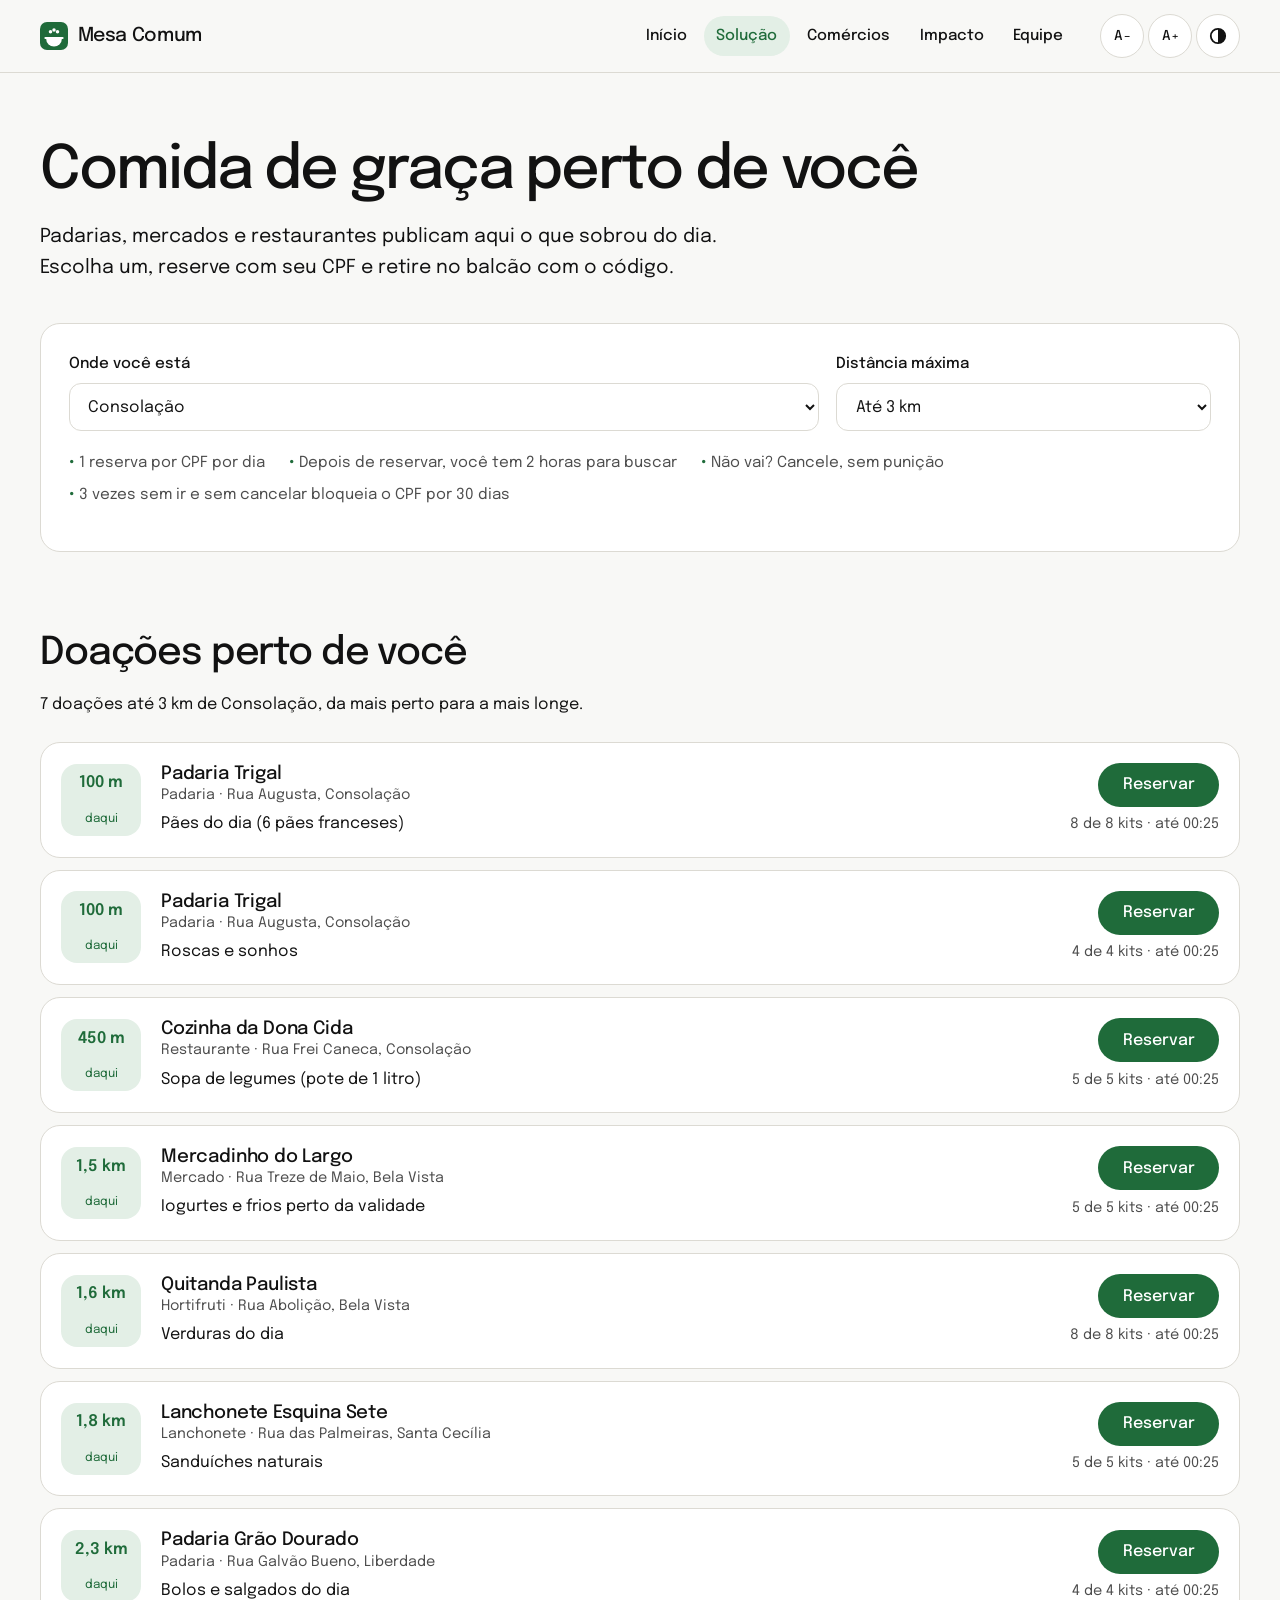
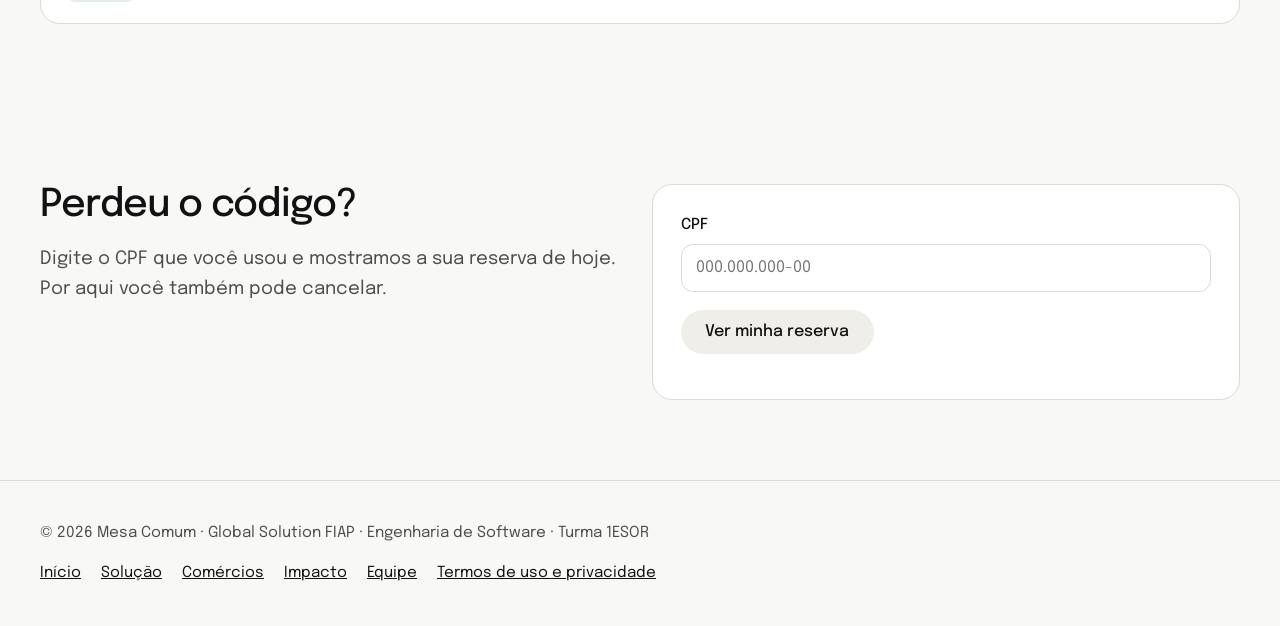
<file: solucao.html>
<!DOCTYPE html>
<html lang="pt-BR">
<head>
  <meta charset="UTF-8">
  <meta name="viewport" content="width=device-width, initial-scale=1.0">
  <title>Solução: buscar comida perto · Mesa Comum</title>
  <meta name="description" content="Veja as doações perto de você, reserve com seu CPF e retire no balcão em até 2 horas.">
  <link rel="icon" href="img/logo.svg" type="image/svg+xml">
  <link rel="preconnect" href="https://fonts.googleapis.com">
  <link rel="preconnect" href="https://fonts.gstatic.com" crossorigin>
  <link href="https://fonts.googleapis.com/css2?family=Epilogue:wght@400;500;600&display=swap" rel="stylesheet">
  <link rel="stylesheet" href="css/estilo.css">
</head>
<body>

  <a class="pular-link" href="#conteudo">Pular para o conteúdo</a>

  <header class="topo">
    <div class="container topo__barra">
      <a class="logo" href="index.html">
        <img src="img/logo.svg" alt="" width="28" height="28">
        <span>Mesa Comum</span>
      </a>

      <nav class="menu" id="menu" aria-label="Menu principal">
        <ul>
          <li><a href="index.html">Início</a></li>
          <li><a href="solucao.html" aria-current="page">Solução</a></li>
          <li><a href="comercio.html">Comércios</a></li>
          <li><a href="impacto.html">Impacto</a></li>
          <li><a href="equipe.html">Equipe</a></li>
        </ul>
      </nav>

      <div class="acessibilidade" role="group" aria-label="Opções de acessibilidade">
        <button type="button" data-fonte="menor" aria-label="Diminuir o tamanho da fonte">A−</button>
        <button type="button" data-fonte="maior" aria-label="Aumentar o tamanho da fonte">A+</button>
        <button type="button" data-contraste aria-pressed="false" aria-label="Alto contraste"><svg class="icone" viewBox="0 0 20 20" width="18" height="18" aria-hidden="true" focusable="false"><circle cx="10" cy="10" r="8" fill="none" stroke="currentColor" stroke-width="2"/><path d="M10 2a8 8 0 0 1 0 16z" fill="currentColor"/></svg></button>
      </div>

      <button class="menu-botao" type="button" aria-expanded="false" aria-controls="menu" aria-label="Abrir menu">☰</button>
    </div>
  </header>

  <main id="conteudo">

    <section class="pagina-topo" aria-labelledby="titulo-pagina">
      <div class="container">
        <h1 id="titulo-pagina">Comida de graça perto de você</h1>
        <p>Padarias, mercados e restaurantes publicam aqui o que sobrou do dia. Escolha um, reserve com seu CPF e retire no balcão com o código.</p>
      </div>
    </section>

    <!-- ========== FILTROS ========== -->
    <section class="container" aria-labelledby="titulo-filtros">
      <h2 id="titulo-filtros" class="so-leitor">Filtros da busca</h2>
      <form class="cartao" id="form-filtros">
        <div class="filtros">
          <div class="campo">
            <label for="filtro-bairro">Onde você está</label>
            <select id="filtro-bairro" name="bairro"></select>
          </div>
          <div class="campo">
            <label for="filtro-raio">Distância máxima</label>
            <select id="filtro-raio" name="raio">
              <option value="1">Até 1 km</option>
              <option value="3" selected>Até 3 km</option>
              <option value="5">Até 5 km</option>
              <option value="10">Até 10 km</option>
            </select>
          </div>
        </div>
        <ul class="regras">
          <li>1 reserva por CPF por dia</li>
          <li>Depois de reservar, você tem 2 horas para buscar</li>
          <li>Não vai? Cancele, sem punição</li>
          <li>3 vezes sem ir e sem cancelar bloqueia o CPF por 30 dias</li>
        </ul>
      </form>
    </section>

    <!-- ========== LISTA DE DOAÇÕES (preenchida pelo js/solucao.js) ========== -->
    <section class="secao" aria-labelledby="titulo-lista">
      <div class="container">
        <h2 id="titulo-lista">Doações perto de você</h2>
        <p class="espaco-acima-pequeno" id="resumo-lista" aria-live="polite"></p>
        <ul class="lista-doacoes" id="lista-doacoes"></ul>
      </div>
    </section>

    <!-- ========== CÓDIGO DA RESERVA (aparece depois de reservar) ========== -->
    <section class="secao secao--cinza oculto" id="area-codigo" aria-labelledby="titulo-codigo" tabindex="-1">
      <div class="container">
        <h2 id="titulo-codigo">Sua reserva está feita</h2>
        <div class="espaco-acima-pequeno" id="codigo-reserva"></div>
      </div>
    </section>

    <!-- ========== PERDEU O CÓDIGO ========== -->
    <section class="secao" id="minha-reserva" aria-labelledby="titulo-minha">
      <div class="container duas-colunas">
        <div class="secao__cabeca">
          <h2 id="titulo-minha">Perdeu o código?</h2>
          <p>Digite o CPF que você usou e mostramos a sua reserva de hoje. Por aqui você também pode cancelar.</p>
        </div>
        <form class="cartao formulario" id="form-minha" novalidate>
          <div class="campo">
            <label for="minha-cpf">CPF</label>
            <input id="minha-cpf" name="cpf" inputmode="numeric" autocomplete="off" placeholder="000.000.000-00" aria-describedby="minha-cpf-erro" required>
            <p class="campo__erro oculto" id="minha-cpf-erro"></p>
          </div>
          <div class="botoes">
            <button class="botao botao--secundario" type="submit">Ver minha reserva</button>
          </div>
          <div id="minha-resultado" aria-live="polite"></div>
        </form>
      </div>
    </section>

  </main>

  <footer class="rodape">
    <div class="container">
      <p>© 2026 Mesa Comum · Global Solution FIAP · Engenharia de Software · Turma 1ESOR</p>
      <ul>
        <li><a href="index.html">Início</a></li>
        <li><a href="solucao.html">Solução</a></li>
        <li><a href="comercio.html">Comércios</a></li>
        <li><a href="impacto.html">Impacto</a></li>
        <li><a href="equipe.html">Equipe</a></li>
        <li><a href="termos.html">Termos de uso e privacidade</a></li>
      </ul>
    </div>
  </footer>

  <script src="js/menu.js"></script>
  <script src="js/dados.js"></script>
  <script src="js/solucao.js"></script>
</body>
</html>
</file>
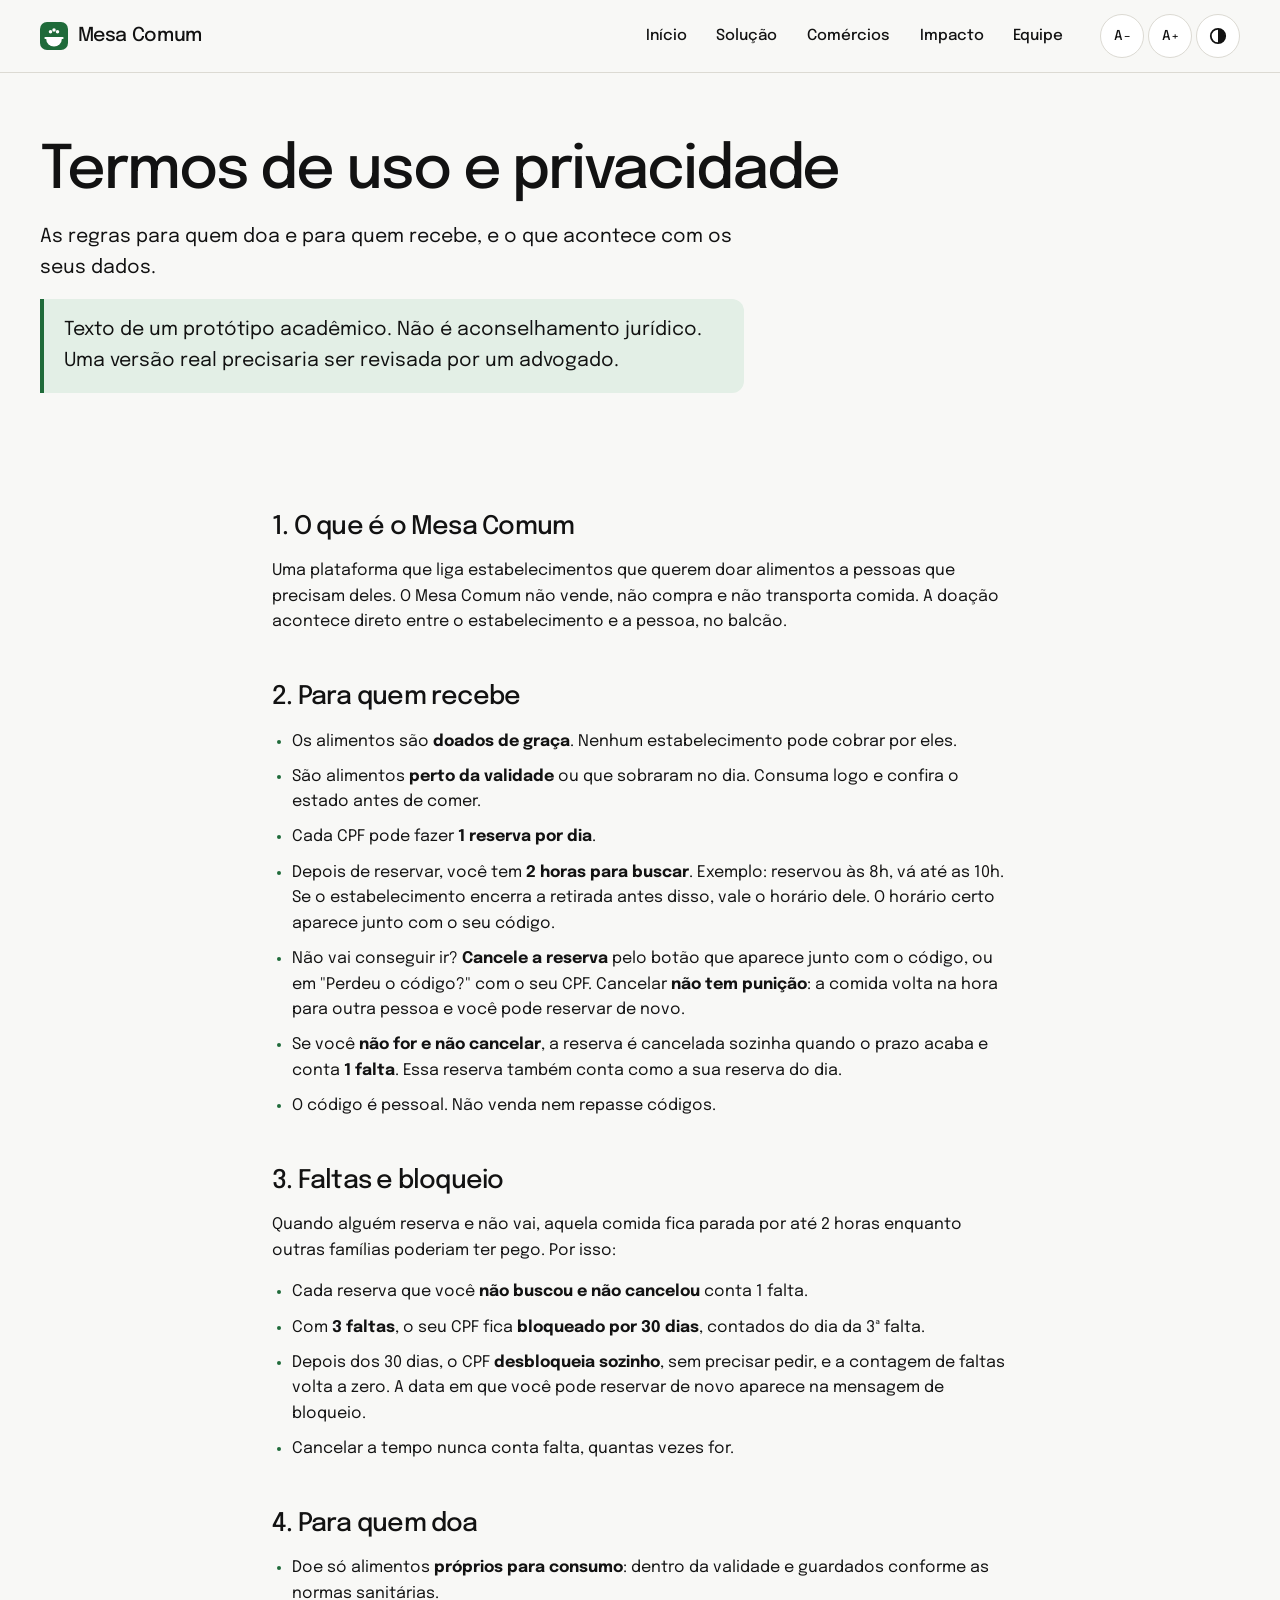
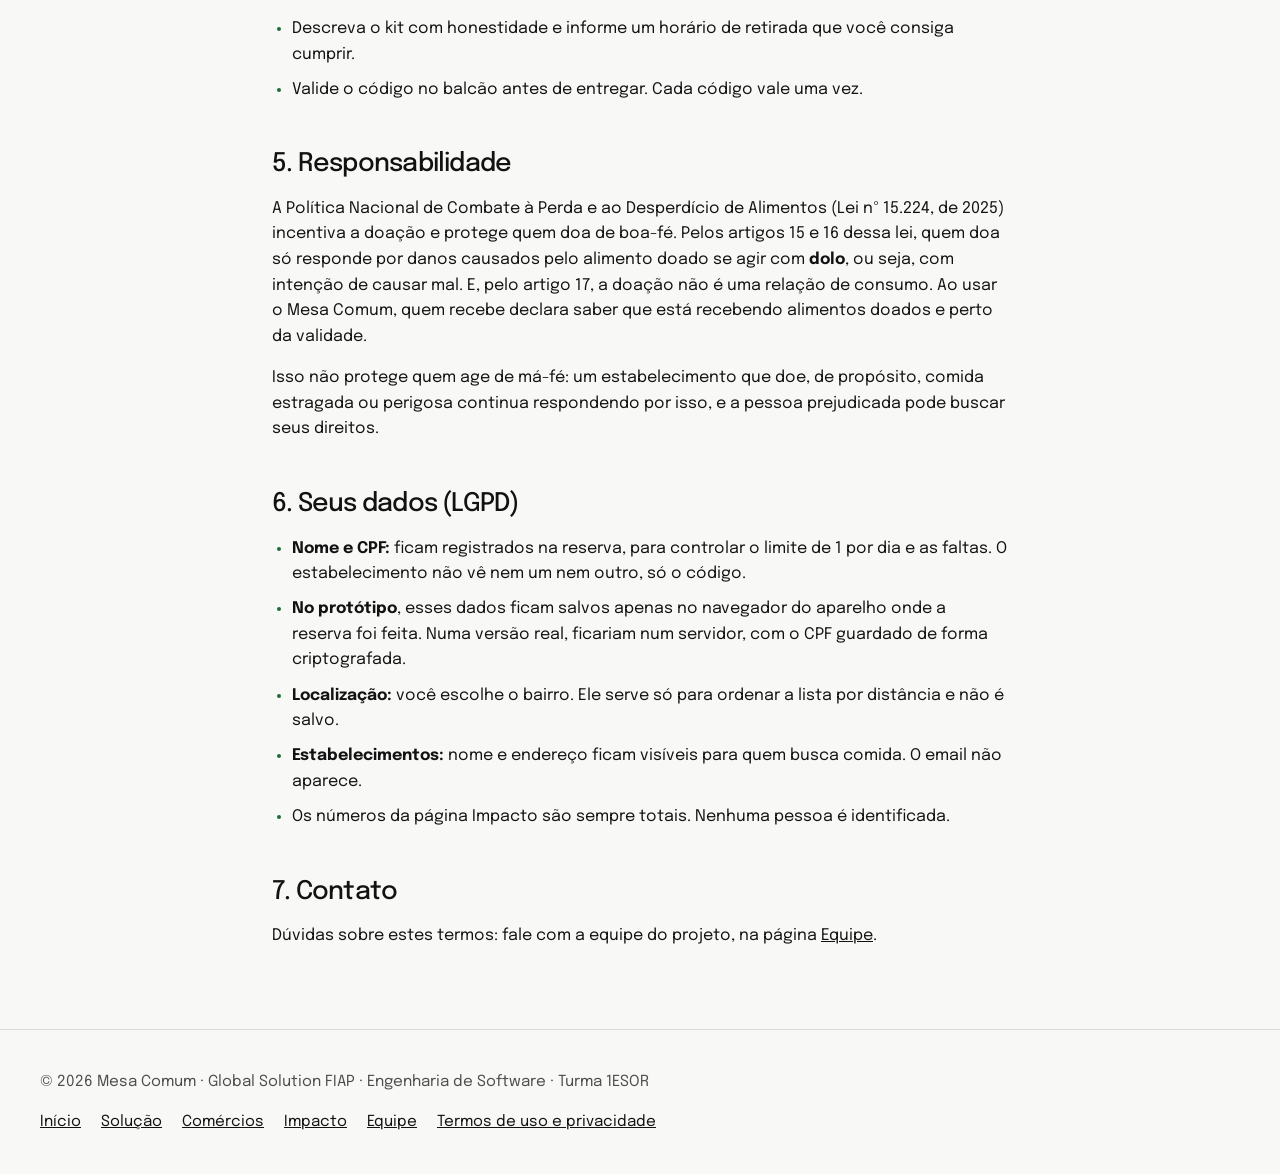
<file: termos.html>
<!DOCTYPE html>
<html lang="pt-BR">
<head>
  <meta charset="UTF-8">
  <meta name="viewport" content="width=device-width, initial-scale=1.0">
  <title>Termos de uso e privacidade · Mesa Comum</title>
  <meta name="description" content="Regras para quem doa e para quem recebe, e como o Mesa Comum trata os seus dados.">
  <link rel="icon" href="img/logo.svg" type="image/svg+xml">
  <link rel="preconnect" href="https://fonts.googleapis.com">
  <link rel="preconnect" href="https://fonts.gstatic.com" crossorigin>
  <link href="https://fonts.googleapis.com/css2?family=Epilogue:wght@400;500;600&display=swap" rel="stylesheet">
  <link rel="stylesheet" href="css/estilo.css">
</head>
<body>

  <a class="pular-link" href="#conteudo">Pular para o conteúdo</a>

  <header class="topo">
    <div class="container topo__barra">
      <a class="logo" href="index.html">
        <img src="img/logo.svg" alt="" width="28" height="28">
        <span>Mesa Comum</span>
      </a>

      <nav class="menu" id="menu" aria-label="Menu principal">
        <ul>
          <li><a href="index.html">Início</a></li>
          <li><a href="solucao.html">Solução</a></li>
          <li><a href="comercio.html">Comércios</a></li>
          <li><a href="impacto.html">Impacto</a></li>
          <li><a href="equipe.html">Equipe</a></li>
        </ul>
      </nav>

      <div class="acessibilidade" role="group" aria-label="Opções de acessibilidade">
        <button type="button" data-fonte="menor" aria-label="Diminuir o tamanho da fonte">A−</button>
        <button type="button" data-fonte="maior" aria-label="Aumentar o tamanho da fonte">A+</button>
        <button type="button" data-contraste aria-pressed="false" aria-label="Alto contraste"><svg class="icone" viewBox="0 0 20 20" width="18" height="18" aria-hidden="true" focusable="false"><circle cx="10" cy="10" r="8" fill="none" stroke="currentColor" stroke-width="2"/><path d="M10 2a8 8 0 0 1 0 16z" fill="currentColor"/></svg></button>
      </div>

      <button class="menu-botao" type="button" aria-expanded="false" aria-controls="menu" aria-label="Abrir menu">☰</button>
    </div>
  </header>

  <main id="conteudo">

    <section class="pagina-topo" aria-labelledby="titulo-pagina">
      <div class="container">
        <h1 id="titulo-pagina">Termos de uso e privacidade</h1>
        <p>As regras para quem doa e para quem recebe, e o que acontece com os seus dados.</p>
        <p class="aviso-prototipo">Texto de um protótipo acadêmico. Não é aconselhamento jurídico. Uma versão real precisaria ser revisada por um advogado.</p>
      </div>
    </section>

    <section class="secao" aria-label="Termos">
      <div class="container texto-longo">

        <h2>1. O que é o Mesa Comum</h2>
        <p>Uma plataforma que liga estabelecimentos que querem doar alimentos a pessoas que precisam deles. O Mesa Comum não vende, não compra e não transporta comida. A doação acontece direto entre o estabelecimento e a pessoa, no balcão.</p>

        <h2>2. Para quem recebe</h2>
        <ul>
          <li>Os alimentos são <strong>doados de graça</strong>. Nenhum estabelecimento pode cobrar por eles.</li>
          <li>São alimentos <strong>perto da validade</strong> ou que sobraram no dia. Consuma logo e confira o estado antes de comer.</li>
          <li>Cada CPF pode fazer <strong>1 reserva por dia</strong>.</li>
          <li>Depois de reservar, você tem <strong>2 horas para buscar</strong>. Exemplo: reservou às 8h, vá até as 10h. Se o estabelecimento encerra a retirada antes disso, vale o horário dele. O horário certo aparece junto com o seu código.</li>
          <li>Não vai conseguir ir? <strong>Cancele a reserva</strong> pelo botão que aparece junto com o código, ou em "Perdeu o código?" com o seu CPF. Cancelar <strong>não tem punição</strong>: a comida volta na hora para outra pessoa e você pode reservar de novo.</li>
          <li>Se você <strong>não for e não cancelar</strong>, a reserva é cancelada sozinha quando o prazo acaba e conta <strong>1 falta</strong>. Essa reserva também conta como a sua reserva do dia.</li>
          <li>O código é pessoal. Não venda nem repasse códigos.</li>
        </ul>

        <h2 id="bloqueio">3. Faltas e bloqueio</h2>
        <p>Quando alguém reserva e não vai, aquela comida fica parada por até 2 horas enquanto outras famílias poderiam ter pego. Por isso:</p>
        <ul>
          <li>Cada reserva que você <strong>não buscou e não cancelou</strong> conta 1 falta.</li>
          <li>Com <strong>3 faltas</strong>, o seu CPF fica <strong>bloqueado por 30 dias</strong>, contados do dia da 3ª falta.</li>
          <li>Depois dos 30 dias, o CPF <strong>desbloqueia sozinho</strong>, sem precisar pedir, e a contagem de faltas volta a zero. A data em que você pode reservar de novo aparece na mensagem de bloqueio.</li>
          <li>Cancelar a tempo nunca conta falta, quantas vezes for.</li>
        </ul>

        <h2>4. Para quem doa</h2>
        <ul>
          <li>Doe só alimentos <strong>próprios para consumo</strong>: dentro da validade e guardados conforme as normas sanitárias.</li>
          <li>Descreva o kit com honestidade e informe um horário de retirada que você consiga cumprir.</li>
          <li>Valide o código no balcão antes de entregar. Cada código vale uma vez.</li>
        </ul>

        <h2>5. Responsabilidade</h2>
        <p>A Política Nacional de Combate à Perda e ao Desperdício de Alimentos (Lei nº 15.224, de 2025) incentiva a doação e protege quem doa de boa-fé. Pelos artigos 15 e 16 dessa lei, quem doa só responde por danos causados pelo alimento doado se agir com <strong>dolo</strong>, ou seja, com intenção de causar mal. E, pelo artigo 17, a doação não é uma relação de consumo. Ao usar o Mesa Comum, quem recebe declara saber que está recebendo alimentos doados e perto da validade.</p>
        <p>Isso não protege quem age de má-fé: um estabelecimento que doe, de propósito, comida estragada ou perigosa continua respondendo por isso, e a pessoa prejudicada pode buscar seus direitos.</p>

        <h2>6. Seus dados (LGPD)</h2>
        <ul>
          <li><strong>Nome e CPF:</strong> ficam registrados na reserva, para controlar o limite de 1 por dia e as faltas. O estabelecimento não vê nem um nem outro, só o código.</li>
          <li><strong>No protótipo</strong>, esses dados ficam salvos apenas no navegador do aparelho onde a reserva foi feita. Numa versão real, ficariam num servidor, com o CPF guardado de forma criptografada.</li>
          <li><strong>Localização:</strong> você escolhe o bairro. Ele serve só para ordenar a lista por distância e não é salvo.</li>
          <li><strong>Estabelecimentos:</strong> nome e endereço ficam visíveis para quem busca comida. O email não aparece.</li>
          <li>Os números da página Impacto são sempre totais. Nenhuma pessoa é identificada.</li>
        </ul>

        <h2>7. Contato</h2>
        <p>Dúvidas sobre estes termos: fale com a equipe do projeto, na página <a href="equipe.html">Equipe</a>.</p>

      </div>
    </section>

  </main>

  <footer class="rodape">
    <div class="container">
      <p>© 2026 Mesa Comum · Global Solution FIAP · Engenharia de Software · Turma 1ESOR</p>
      <ul>
        <li><a href="index.html">Início</a></li>
        <li><a href="solucao.html">Solução</a></li>
        <li><a href="comercio.html">Comércios</a></li>
        <li><a href="impacto.html">Impacto</a></li>
        <li><a href="equipe.html">Equipe</a></li>
        <li><a href="termos.html">Termos de uso e privacidade</a></li>
      </ul>
    </div>
  </footer>

  <script src="js/menu.js"></script>

</body>
</html>
</file>
<file: css/estilo.css>
/* =============================================================
   MESA COMUM — estilos do site
   Organização:
   1. Variáveis (cores, espaços)       8. Formulários
   2. Base                             9. Página Solução (lista, código)
   3. Acessibilidade                  10. Página Comércios (painel)
   4. Cabeçalho e menu                11. Página Impacto
   5. Botões e links                  12. Textos longos e equipe
   6. Estrutura das seções            13. Rodapé
   7. Página inicial                  14. Responsividade (media queries)
   ============================================================= */


/* ---------- 1. VARIÁVEIS ---------- */

:root {
  --fundo: #f8f8f6;
  --superficie: #ffffff;
  --superficie-2: #efeee9;
  --tinta: #121212;
  --tinta-suave: #4d4d4d;
  --linha: #dcdad3;
  --verde: #1f6b3a;
  --verde-escuro: #174f2b;
  --verde-claro: #e3efe6;
  --amarelo-claro: #fff4d6;
  --amarelo-texto: #5c3a00;
  --vermelho: #a3201a;
  --vermelho-claro: #fdecea;

  --raio: 20px;
  --raio-pequeno: 12px;
  --largura: 1200px;

  --fonte: "Epilogue", system-ui, -apple-system, "Segoe UI", sans-serif;
  --fonte-codigo: ui-monospace, "SFMono-Regular", Menlo, Consolas, monospace;
}

/* Modo alto contraste (botão no topo da página) */
body.alto-contraste {
  --fundo: #000000;
  --superficie: #000000;
  --superficie-2: #1a1a1a;
  --tinta: #ffffff;
  --tinta-suave: #ffffff;
  --linha: #ffffff;
  --verde: #ffd400;
  --verde-escuro: #ffe866;
  --verde-claro: #333000;
  --amarelo-claro: #333000;
  --amarelo-texto: #ffd400;
  --vermelho: #ff8a80;
  --vermelho-claro: #330000;
}
body.alto-contraste .botao--principal,
body.alto-contraste .codigo-card { color: #000000; }
body.alto-contraste .codigo-card { background: #ffd400; }
body.alto-contraste .codigo-card .botao--secundario { background: #000000; color: #ffd400; }


/* ---------- 2. BASE ---------- */

*, *::before, *::after { box-sizing: border-box; }

/* O tamanho da fonte muda com os botões A- / A+ (classes no <html>) */
html { font-size: 100%; scroll-behavior: smooth; scroll-padding-top: 6rem; }
html.fonte-maior { font-size: 112.5%; }
html.fonte-muito-maior { font-size: 125%; }

body {
  margin: 0;
  font-family: var(--fonte);
  font-size: 1rem;
  line-height: 1.6;
  color: var(--tinta);
  background: var(--fundo);
  -webkit-font-smoothing: antialiased;
}

img { max-width: 100%; display: block; }

h1, h2, h3 { line-height: 1.15; margin: 0; font-weight: 500; letter-spacing: -0.02em; }
h1 { font-size: clamp(2.2rem, 5vw, 3.75rem); letter-spacing: -0.035em; }
h2 { font-size: clamp(1.75rem, 3vw, 2.5rem); letter-spacing: -0.03em; }
h3 { font-size: 1.2rem; letter-spacing: -0.01em; }
p { margin: 0; }

.container { width: min(100% - 3rem, var(--largura)); margin-inline: auto; }


/* ---------- 3. ACESSIBILIDADE ---------- */

/* Link "pular para o conteúdo": aparece só quando recebe foco pelo teclado */
.pular-link {
  position: absolute;
  left: 1rem;
  top: -4rem;
  z-index: 100;
  background: var(--tinta);
  color: var(--fundo);
  padding: 0.75rem 1rem;
  border-radius: var(--raio-pequeno);
  text-decoration: none;
  font-weight: 500;
}
.pular-link:focus { top: 1rem; }

/* Contorno de foco bem visível em tudo que é clicável */
a:focus-visible, button:focus-visible, input:focus-visible, select:focus-visible {
  outline: 3px solid var(--verde);
  outline-offset: 2px;
}

/* Texto escondido na tela, mas lido por leitor de tela */
.so-leitor {
  position: absolute; width: 1px; height: 1px; padding: 0; margin: -1px;
  overflow: hidden; clip: rect(0, 0, 0, 0); white-space: nowrap; border: 0;
}

.oculto { display: none !important; }


/* ---------- 4. CABEÇALHO E MENU ---------- */

.topo {
  position: sticky;
  top: 0;
  z-index: 50;
  background: var(--fundo);
  border-bottom: 1px solid var(--linha);
}

.topo__barra {
  display: flex;
  align-items: center;
  gap: 1.5rem;
  min-height: 4.5rem;
}

.logo {
  display: flex;
  align-items: center;
  gap: 0.6rem;
  color: var(--tinta);
  text-decoration: none;
  font-size: 1.2rem;
  font-weight: 500;
  letter-spacing: -0.02em;
  margin-right: auto;
}
.logo img { width: 28px; height: 28px; }

.menu ul {
  display: flex;
  gap: 0.25rem;
  list-style: none;
  margin: 0;
  padding: 0;
}
.menu a {
  display: block;
  padding: 0.5rem 0.8rem;
  border-radius: 999px;
  color: var(--tinta);
  text-decoration: none;
  font-weight: 500;
  font-size: 0.95rem;
}
.menu a:hover { background: var(--superficie-2); }
.menu a[aria-current="page"] { background: var(--verde-claro); color: var(--verde); }

.acessibilidade { display: flex; gap: 0.25rem; }
.acessibilidade button {
  min-width: 2.75rem;
  height: 2.75rem;
  border: 1px solid var(--linha);
  border-radius: 999px;
  background: var(--superficie);
  color: var(--tinta);
  font: 500 0.85rem var(--fonte);
  cursor: pointer;
  display: inline-grid;
  place-items: center;
}
.acessibilidade button:hover { border-color: var(--tinta); }
.acessibilidade button[aria-pressed="true"] { background: var(--tinta); color: var(--fundo); }

.menu-botao {
  display: none;
  width: 2.75rem;
  height: 2.75rem;
  border: 1px solid var(--linha);
  border-radius: 999px;
  background: var(--superficie);
  color: var(--tinta);
  font-size: 1.2rem;
  cursor: pointer;
}


/* ---------- 5. BOTÕES E LINKS ---------- */

.botao {
  display: inline-flex;
  align-items: center;
  justify-content: center;
  gap: 0.5rem;
  min-height: 2.75rem;
  padding: 0.6rem 1.4rem;
  border-radius: 999px;
  border: 2px solid transparent;
  font: 500 1rem var(--fonte);
  text-decoration: none;
  cursor: pointer;
  transition: background-color 0.2s, transform 0.1s;
}
.botao:active { transform: translateY(1px); }

.botao--principal { background: var(--verde); color: #ffffff; }
.botao--principal:hover { background: var(--verde-escuro); }

.botao--secundario { background: var(--superficie-2); color: var(--tinta); }
.botao--secundario:hover { border-color: var(--tinta); }

.botao--grande { min-height: 3.5rem; padding: 0.8rem 2rem; font-size: 1.15rem; }

.link {
  color: var(--tinta);
  font-weight: 500;
  text-decoration: underline;
  text-underline-offset: 4px;
  text-decoration-color: var(--verde);
}
.link:hover { text-decoration-thickness: 2px; }

.botoes { display: flex; flex-wrap: wrap; gap: 0.75rem; }


/* ---------- 6. ESTRUTURA DAS SEÇÕES ---------- */

.secao { padding: 5rem 0; }
.secao--cinza { background: var(--superficie-2); }
.secao--escura { background: #121212; color: #f8f8f6; }

.secao__cabeca { max-width: 46rem; margin-bottom: 2.5rem; display: grid; gap: 1rem; }
.secao__cabeca p { font-size: 1.15rem; color: var(--tinta-suave); }
.secao--escura .secao__cabeca p { color: #d6d6d0; }

.etiqueta {
  display: inline-block;
  font-size: 0.85rem;
  font-weight: 500;
  color: var(--verde);
  background: var(--verde-claro);
  line-height: 1.2;
  padding: 0.35rem 0.75rem 0.25rem;
  border-radius: 999px;
  justify-self: start;
  align-self: start;
  margin-bottom: 0.25rem;
}

.cartao {
  background: var(--superficie);
  border: 1px solid var(--linha);
  border-radius: var(--raio);
  padding: 1.75rem;
}
.cartao h3 + p, .cartao h3 + ul { margin-top: 0.6rem; }
.cartao p + p { margin-top: 0.6rem; }

.grade-2 { display: grid; grid-template-columns: repeat(2, 1fr); gap: 1.25rem; }
.grade-3 { display: grid; grid-template-columns: repeat(3, 1fr); gap: 1.25rem; }
.grade-4 { display: grid; grid-template-columns: repeat(4, 1fr); gap: 1.25rem; }

/* Cabeçalho das páginas internas */
.pagina-topo { padding: 4rem 0 2.5rem; }
.pagina-topo .container { display: grid; gap: 1rem; }
.pagina-topo p { font-size: 1.2rem; max-width: 44rem; }


/* ---------- 7. PÁGINA INICIAL ---------- */

.hero { padding: 4.5rem 0 5rem; }
.hero .container {
  display: grid;
  grid-template-columns: 1.1fr 1fr;
  gap: 3rem;
  align-items: center;
}
.hero__texto { display: grid; gap: 1.5rem; }
.hero__texto > p { font-size: 1.2rem; max-width: 34rem; }

/* Desenho da tela do site no hero */
.vitrine {
  background: linear-gradient(145deg, #d9c7a6 0%, #c9a978 45%, #8fa36a 100%);
  border-radius: 28px;
  padding: 2rem;
}
.tela {
  background: #ffffff;
  color: #121212;
  border-radius: 18px;
  overflow: hidden;
  font-size: 0.9rem;
}
.tela__barra {
  display: flex;
  justify-content: space-between;
  padding: 0.75rem 1rem;
  border-bottom: 1px solid #ecebe6;
  color: #5c5c5c;
  font-size: 0.8rem;
}
.tela__barra strong { color: #121212; font-weight: 500; }
.tela__lista { list-style: none; margin: 0; padding: 0.75rem; display: grid; gap: 0.5rem; }
.tela__lista li {
  display: grid;
  grid-template-columns: 3.5rem 1fr auto;
  align-items: center;
  gap: 0.75rem;
  padding: 0.6rem 0.75rem;
  border: 1px solid #ecebe6;
  border-radius: 12px;
}
.tela__distancia { color: #1f6b3a; font-weight: 600; }
.tela__lista small { display: block; color: #5c5c5c; font-size: 0.75rem; }
.tela__acao {
  font-size: 0.75rem;
  font-weight: 500;
  background: #e3efe6;
  color: #1f6b3a;
  padding: 0.25rem 0.6rem;
  border-radius: 6px;
}
.tela__codigo {
  margin: 0 0.75rem 0.75rem;
  background: #121212;
  color: #ffffff;
  border-radius: 12px;
  padding: 1rem;
  display: grid;
  gap: 0.25rem;
}
.tela__codigo small { color: #c9c9c4; font-size: 0.75rem; }
.tela__codigo strong { font: 500 1.8rem var(--fonte-codigo); letter-spacing: 0.04em; }

/* Números do problema */
.numero-grande {
  font-size: clamp(3rem, 8vw, 6.5rem);
  line-height: 1;
  letter-spacing: -0.045em;
  font-weight: 400;
}
.fatos { display: grid; grid-template-columns: repeat(3, 1fr); gap: 2rem; margin-top: 3rem; }
.fatos p { border-top: 1px solid #4a4a4a; padding-top: 1rem; color: #e6e6e0; }
.fonte-dado { margin-top: 1.5rem; font-size: 0.9rem; color: #c9c9c4; }
.fonte-dado a { color: #ffffff; }

/* Passos */
.passo { display: grid; gap: 0.75rem; align-content: start; }
.passo__numero {
  width: 2.5rem; height: 2.5rem;
  border-radius: 50%;
  display: grid; place-items: center;
  background: var(--verde);
  color: #ffffff;
  font-weight: 600;
}

/* ODS */
.ods { display: grid; gap: 0.75rem; align-content: start; }
.ods__numero {
  width: 3.5rem; height: 3.5rem;
  border-radius: 12px;
  display: grid; place-items: center;
  color: #ffffff;
  font-size: 1.5rem;
  font-weight: 600;
}
.ods--2 .ods__numero { background: #b8862b; }
.ods--10 .ods__numero { background: #c31f6a; }
.ods--11 .ods__numero { background: #c96b10; }

/* Perguntas */
.perguntas { display: grid; gap: 0; }
.perguntas div { padding: 1.25rem 0; border-bottom: 1px solid var(--linha); }
.perguntas dt { font-weight: 500; font-size: 1.1rem; }
.perguntas dd { margin: 0.4rem 0 0; color: var(--tinta-suave); }

/* Chamada final */
.chamada { text-align: left; display: grid; gap: 1.25rem; justify-items: start; }


/* ---------- 8. FORMULÁRIOS ---------- */

.formulario { display: grid; gap: 1.1rem; }
.formulario__linha { display: grid; grid-template-columns: 1fr 1fr; gap: 1.1rem; }

.campo { display: grid; gap: 0.4rem; }
.campo label { font-weight: 500; font-size: 0.95rem; }
.campo input, .campo select {
  width: 100%;
  min-height: 3rem;
  padding: 0.6rem 0.9rem;
  border: 1px solid var(--linha);
  border-radius: var(--raio-pequeno);
  background: var(--superficie);
  color: var(--tinta);
  font: 1rem var(--fonte);
}
.campo input[aria-invalid="true"] { border: 2px solid var(--vermelho); }
.campo__erro { color: var(--vermelho); font-size: 0.9rem; font-weight: 500; }
.campo__ajuda { color: var(--tinta-suave); font-size: 0.85rem; }

.caixa-check { display: flex; gap: 0.6rem; align-items: flex-start; font-size: 0.95rem; }
.caixa-check input { width: 1.25rem; height: 1.25rem; margin-top: 0.2rem; accent-color: var(--verde); flex: none; }

/* Mensagens de erro e de sucesso, na própria página (sem alert) */
.mensagem { padding: 0.9rem 1.1rem; border-radius: var(--raio-pequeno); font-weight: 500; }
.mensagem:empty { display: none; }
.mensagem--erro { background: var(--vermelho-claro); color: var(--vermelho); }
.mensagem--sucesso { background: var(--verde-claro); color: var(--verde); }
.mensagem--aviso { background: var(--amarelo-claro); color: var(--amarelo-texto); }


/* ---------- 9. PÁGINA SOLUÇÃO ---------- */

.filtros { display: grid; grid-template-columns: 2fr 1fr; gap: 1.1rem; }
.regras { display: flex; flex-wrap: wrap; gap: 0.5rem 1.5rem; margin-top: 1.25rem; padding: 0; list-style: none; color: var(--tinta-suave); font-size: 0.95rem; }
.regras li::before { content: "• "; color: var(--verde); font-weight: 700; }

.lista-doacoes { list-style: none; margin: 1.5rem 0 0; padding: 0; display: grid; gap: 0.75rem; }

.doacao {
  display: grid;
  grid-template-columns: 5rem 1fr auto;
  gap: 0.25rem 1.25rem;
  align-items: center;
  background: var(--superficie);
  border: 1px solid var(--linha);
  border-radius: var(--raio);
  padding: 1.25rem;
}
.doacao__distancia {
  grid-row: span 2;
  display: grid;
  place-items: center;
  text-align: center;
  height: 4.5rem;
  border-radius: 16px;
  background: var(--verde-claro);
  color: var(--verde);
  font-weight: 600;
  line-height: 1.2;
}
.doacao__distancia small { display: block; font-weight: 400; font-size: 0.75rem; }
.doacao__nome { font-weight: 500; font-size: 1.15rem; }
.doacao__local, .doacao__vagas { color: var(--tinta-suave); font-size: 0.9rem; }
.doacao__acao { grid-row: span 2; display: grid; justify-items: end; gap: 0.4rem; }
.doacao__item { grid-column: 2; }
.doacao__form { grid-column: 1 / -1; border-top: 1px solid var(--linha); margin-top: 1rem; padding-top: 1.25rem; }

.lista-vazia {
  text-align: center;
  padding: 3rem 1.5rem;
  border: 2px dashed var(--linha);
  border-radius: var(--raio);
  color: var(--tinta-suave);
}

/* Cartão com o código de retirada */
.codigo-card {
  background: #121212;
  color: #ffffff;
  border-radius: var(--raio);
  padding: 2rem;
  display: grid;
  gap: 1rem;
}
.codigo-card__rotulo { color: #c9c9c4; font-size: 0.95rem; }
.codigo-card__codigo { font: 500 clamp(2.75rem, 8vw, 4.5rem)/1 var(--fonte-codigo); letter-spacing: 0.04em; }
.codigo-card__info { display: grid; gap: 0.3rem; }
.codigo-card__cancelar { border-top: 1px solid #3a3a3a; padding-top: 1rem; display: grid; gap: 0.75rem; justify-items: start; }
.codigo-card .botao--secundario { background: #2a2a2a; color: #ffffff; }
.codigo-card .mensagem--aviso { color: var(--amarelo-texto); }


/* ---------- 10. PÁGINA COMÉRCIOS ---------- */

.duas-colunas { display: grid; grid-template-columns: 1fr 1fr; gap: 1.5rem; align-items: start; }
.pilha { display: grid; gap: 1.25rem; align-content: start; }
.cartao.pilha { gap: 0.75rem; }

.indicadores { display: grid; grid-template-columns: repeat(4, 1fr); gap: 1rem; margin: 0; }
.indicador { background: var(--superficie); border: 1px solid var(--linha); border-radius: var(--raio); padding: 1.25rem; }
.indicador dt { color: var(--tinta-suave); font-size: 0.9rem; }
.indicador dd { margin: 0 0 0.25rem; font-size: 2.2rem; letter-spacing: -0.03em; order: -1; }
.indicador { display: flex; flex-direction: column; }

.validar { display: grid; grid-template-columns: 1fr auto; gap: 0.75rem; align-items: end; }
.validar input { font-family: var(--fonte-codigo); text-transform: uppercase; letter-spacing: 0.06em; }

.tabela-rolagem { overflow-x: auto; }
table { width: 100%; border-collapse: collapse; }
th { text-align: left; font-size: 0.85rem; font-weight: 500; color: var(--tinta-suave); padding: 0 0 0.6rem; border-bottom: 1px solid var(--linha); }
td { padding: 0.75rem 0; border-bottom: 1px solid var(--linha); vertical-align: top; }
th + th, td + td { padding-left: 1rem; }
.numero { text-align: right; white-space: nowrap; }

.selo { display: flex; gap: 1.25rem; align-items: center; }
.selo__disco {
  flex: none;
  width: 6rem; height: 6rem;
  border-radius: 50%;
  border: 2px dashed var(--linha);
  display: grid; place-items: center;
  text-align: center;
  font-size: 0.8rem;
  font-weight: 500;
  color: var(--tinta-suave);
  padding: 0.5rem;
}
.selo__disco--ganho { border: none; background: var(--verde); color: #ffffff; }

/* Barras de progresso (selo e ranking): elemento <meter> estilizado */
meter {
  width: 100%;
  height: 0.6rem;
  border-radius: 999px;
  background: var(--superficie-2);
  border: none;
}
meter::-webkit-meter-bar { background: var(--superficie-2); border: none; border-radius: 999px; height: 0.6rem; }
meter::-webkit-meter-optimum-value { background: var(--verde); border-radius: 999px; }
meter::-moz-meter-bar { background: var(--verde); border-radius: 999px; }


/* ---------- 11. PÁGINA IMPACTO ---------- */

.aviso-prototipo {
  background: var(--verde-claro);
  border-left: 4px solid var(--verde);
  padding: 1rem 1.25rem;
  border-radius: 0 var(--raio-pequeno) var(--raio-pequeno) 0;
}

.grafico { list-style: none; margin: 0; padding: 0; display: grid; gap: 0.5rem; }
.grafico li { display: grid; grid-template-columns: 3.5rem 1fr 2rem; gap: 0.75rem; align-items: center; font-size: 0.9rem; }
.grafico li span:last-child { text-align: right; font-weight: 500; }

.ranking { list-style: none; margin: 0; padding: 0; display: grid; gap: 1rem; }
.ranking li { display: grid; grid-template-columns: 1fr auto; gap: 0.4rem 1rem; }
.ranking meter { grid-column: 1 / -1; }


/* ---------- 12. TEXTOS LONGOS E EQUIPE ---------- */

.texto-longo { max-width: 46rem; }
.texto-longo h2 { font-size: 1.6rem; margin: 3rem 0 1rem; }
.texto-longo h2:first-child { margin-top: 0; }
.texto-longo p + p, .texto-longo p + ul, .texto-longo ul + p { margin-top: 1rem; }
.texto-longo ul { padding-left: 1.25rem; display: grid; gap: 0.6rem; margin: 0; }
.texto-longo li::marker { color: var(--verde); }
.texto-longo a { color: var(--tinta); }

.integrante { display: flex; gap: 1rem; align-items: center; }
.integrante img { width: 3.5rem; height: 3.5rem; flex: none; }
.integrante strong { display: block; font-weight: 500; line-height: 1.3; }
.integrante span { color: var(--tinta-suave); font-size: 0.9rem; }

.lista-simples { margin: 0.6rem 0 0; padding-left: 1.25rem; display: grid; gap: 0.4rem; }
.lista-simples li::marker { color: var(--verde); }


/* ---------- 13. RODAPÉ ---------- */

.rodape { border-top: 1px solid var(--linha); padding: 2.5rem 0; font-size: 0.95rem; color: var(--tinta-suave); }
.rodape .container { display: flex; flex-wrap: wrap; justify-content: space-between; gap: 1rem; }
.rodape ul { display: flex; flex-wrap: wrap; gap: 0.5rem 1.25rem; list-style: none; margin: 0; padding: 0; }
.rodape a { color: var(--tinta); }


/* ---------- 14. RESPONSIVIDADE ---------- */

/* Tablet */
@media (max-width: 1024px) {
  .hero .container { grid-template-columns: 1fr; }
  .grade-4, .indicadores { grid-template-columns: repeat(2, 1fr); }
  .grade-3 { grid-template-columns: 1fr; }
  .duas-colunas { grid-template-columns: 1fr; }
  .fatos { grid-template-columns: 1fr; gap: 1rem; }
}

/* Celular: o menu vira uma lista que abre pelo botão ☰ */
@media (max-width: 860px) {
  .menu-botao { display: block; }
  .menu {
    display: none;
    position: absolute;
    top: 100%;
    left: 0;
    right: 0;
    background: var(--fundo);
    border-bottom: 1px solid var(--linha);
    padding: 0.75rem 1.5rem 1.25rem;
  }
  .menu.aberto { display: block; }
  .menu ul { flex-direction: column; }
  .menu a { padding: 0.9rem 1rem; font-size: 1.05rem; }
  .topo__barra { gap: 0.75rem; }
}

@media (max-width: 640px) {
  .secao { padding: 3.5rem 0; }
  .container { width: min(100% - 2rem, var(--largura)); }
  .grade-2, .grade-4, .indicadores, .filtros, .formulario__linha { grid-template-columns: 1fr; }
  .vitrine { padding: 1rem; border-radius: 20px; }
  .tela__lista li { grid-template-columns: 3rem 1fr; }
  .tela__acao { display: none; }
  .doacao { grid-template-columns: 4rem 1fr; }
  .doacao__distancia { height: 4rem; font-size: 0.9rem; }
  .doacao__item { grid-column: 1 / -1; }
  .doacao__acao { grid-column: 1 / -1; grid-row: auto; justify-items: stretch; order: 1; }
  .doacao__vagas { order: -1; }
  .doacao__form { order: 2; }
  .doacao__acao .botao { width: 100%; }
  .botoes .botao { width: 100%; }
  .validar { grid-template-columns: 1fr; }
  .codigo-card { padding: 1.5rem; }
  .acessibilidade button { min-width: 2.5rem; }
  .logo span { font-size: 1.05rem; }
}


/* ---------- 15. AJUSTES PEQUENOS ---------- */

.lista-sem-marcador { list-style: none; margin: 0; padding: 0; }
.espaco-acima { margin-top: 2rem; }
.espaco-acima-pequeno { margin-top: 1rem; }
</file>
